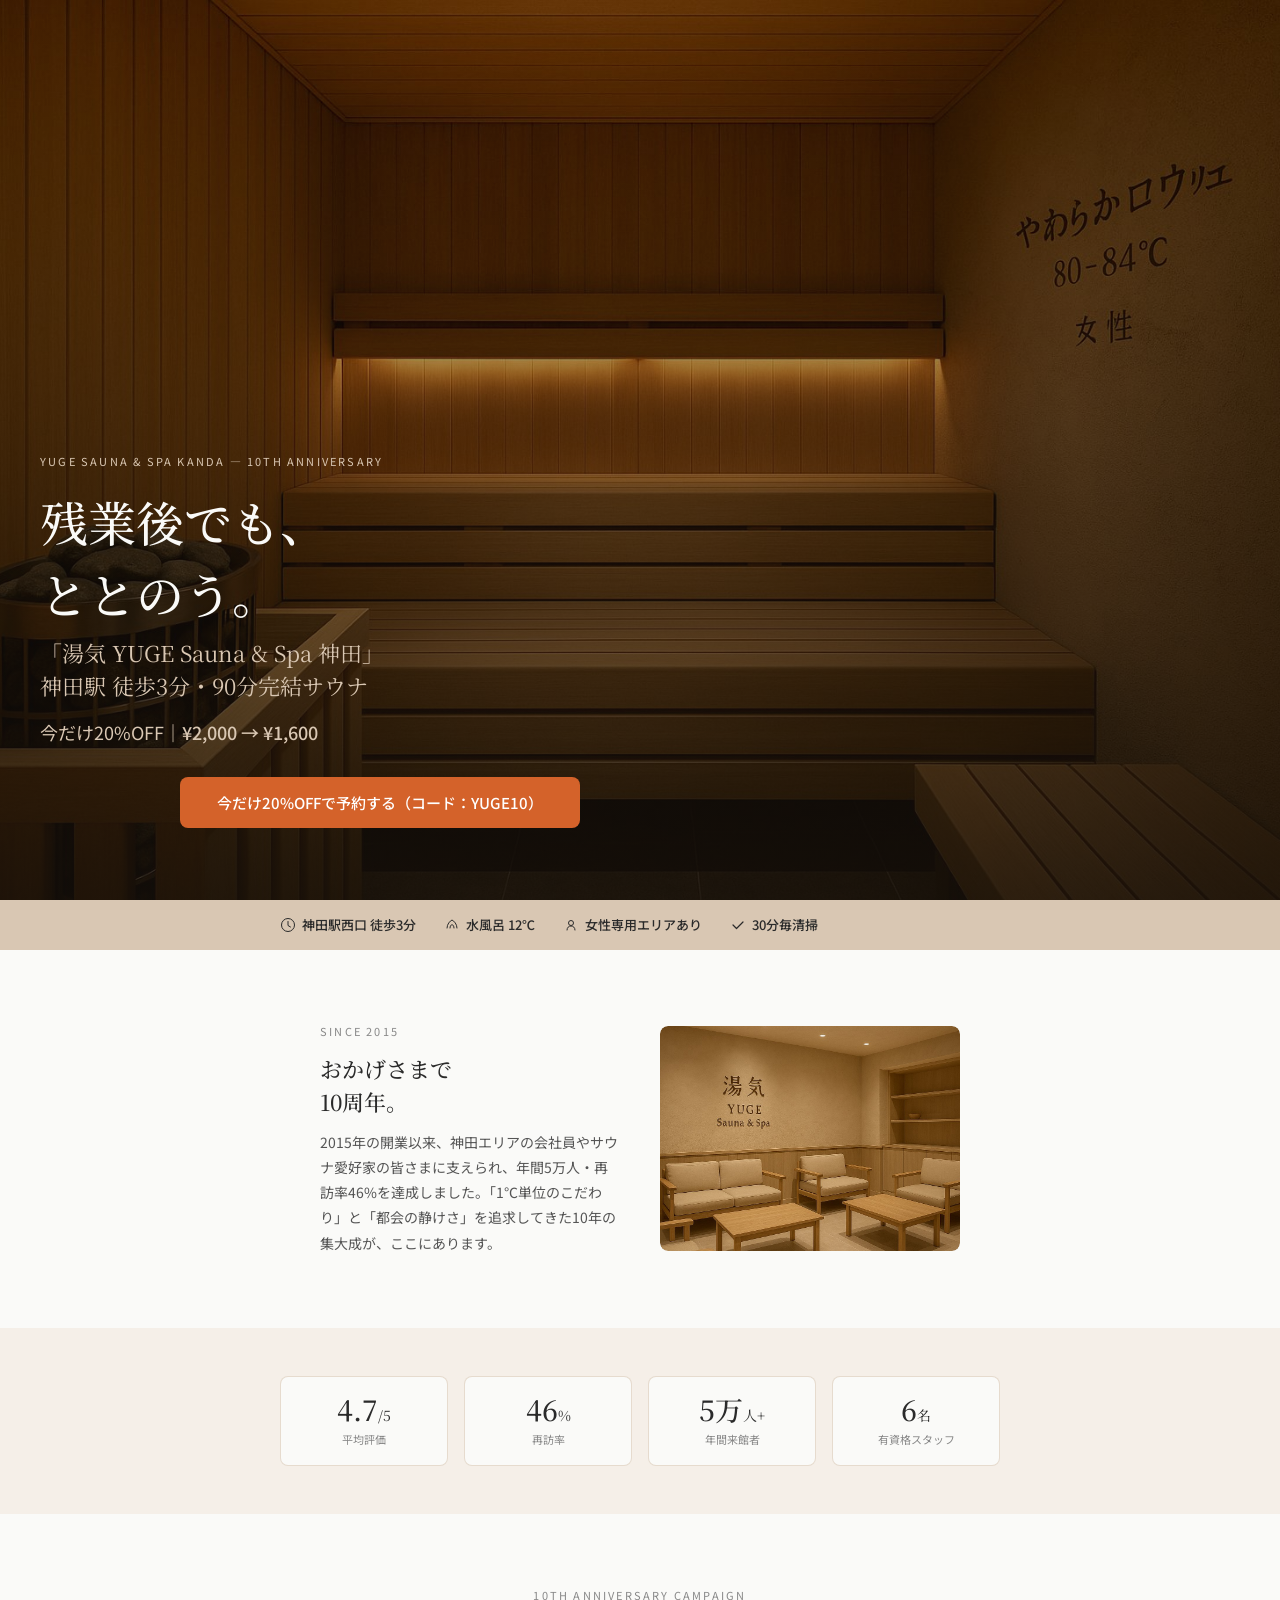
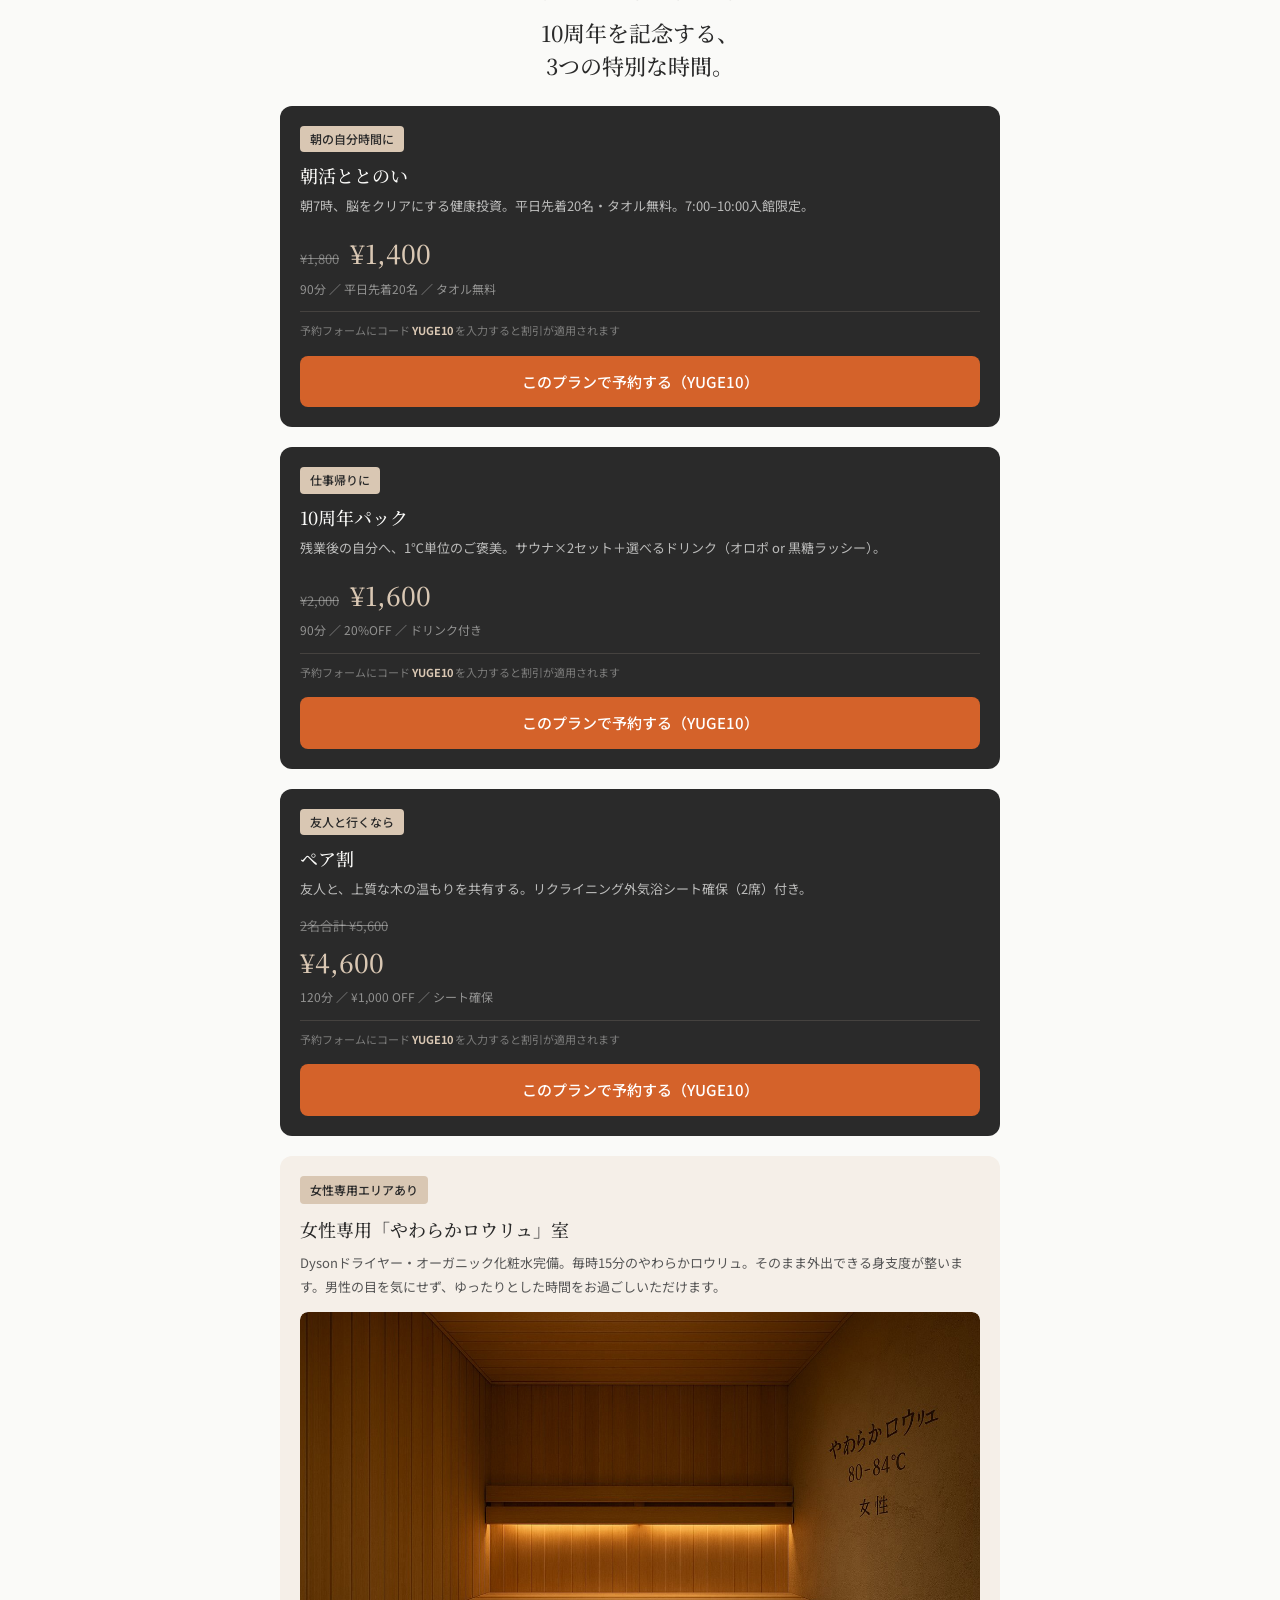
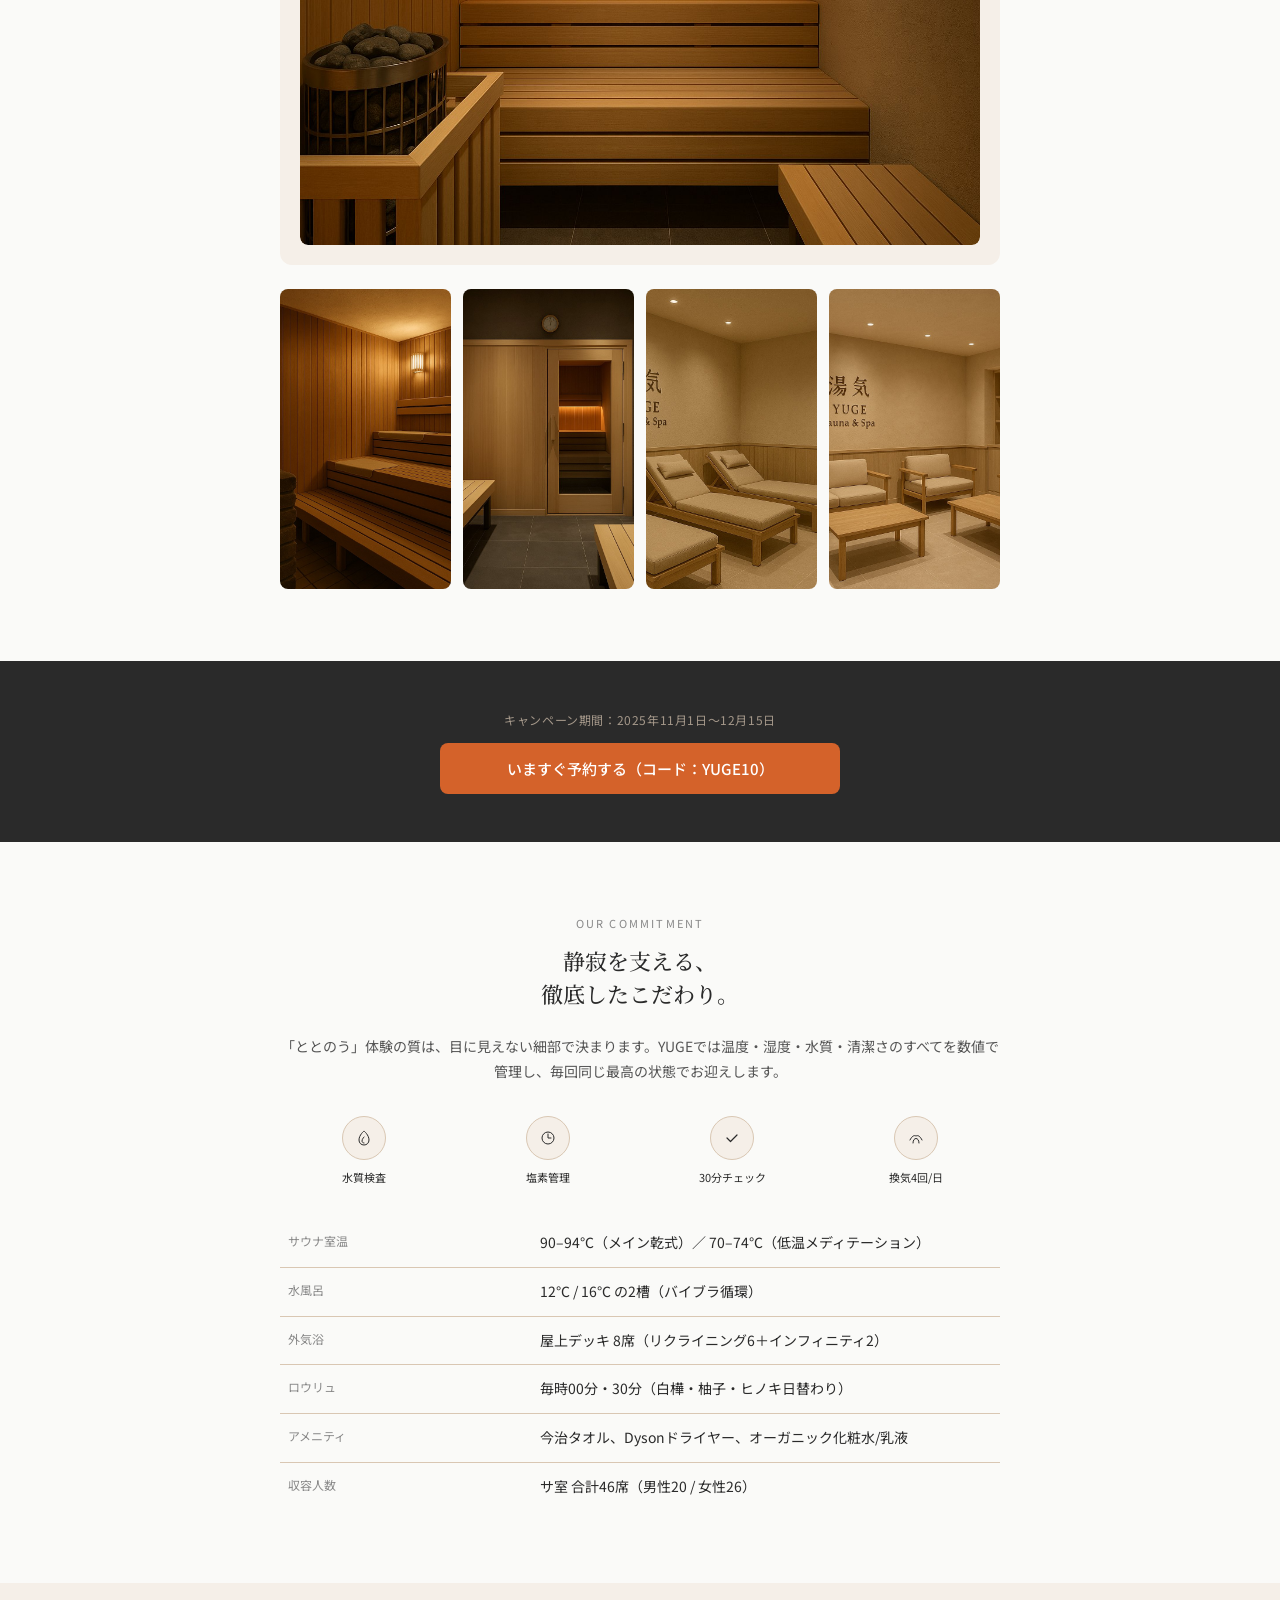
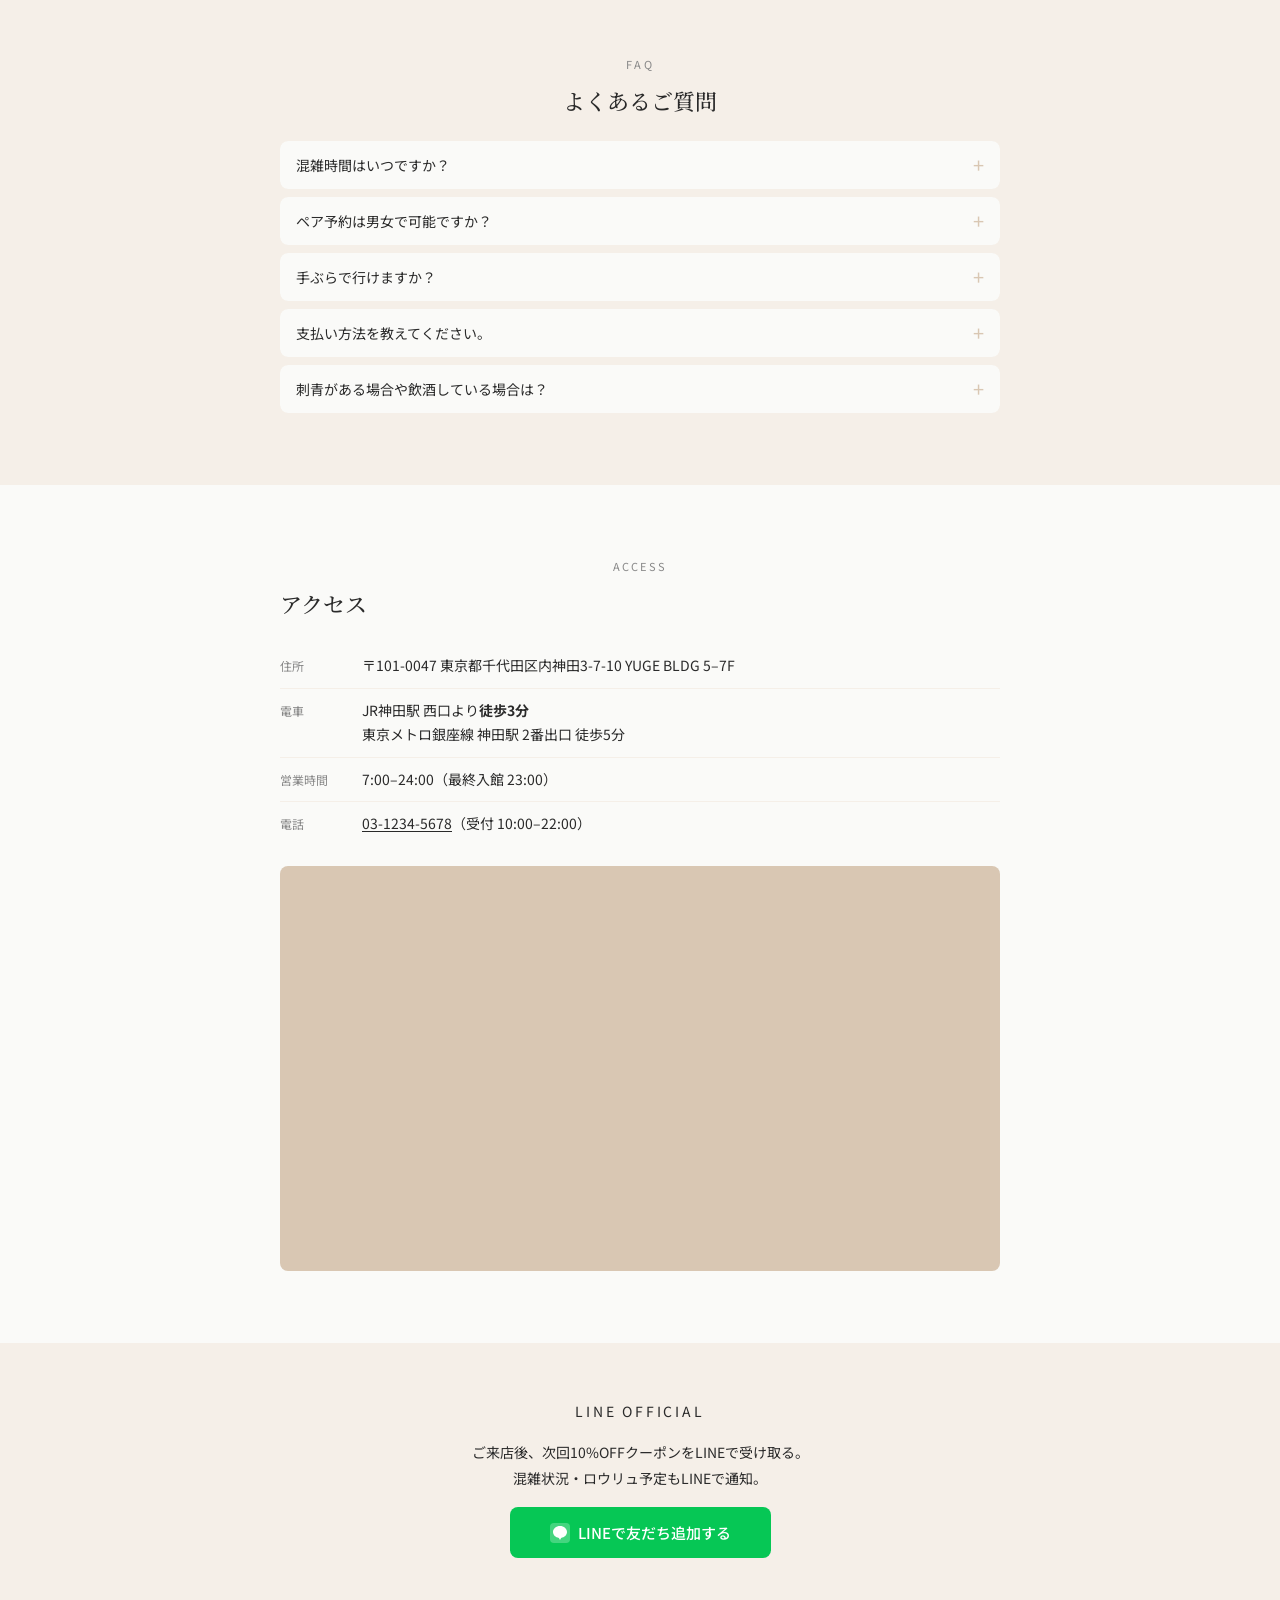
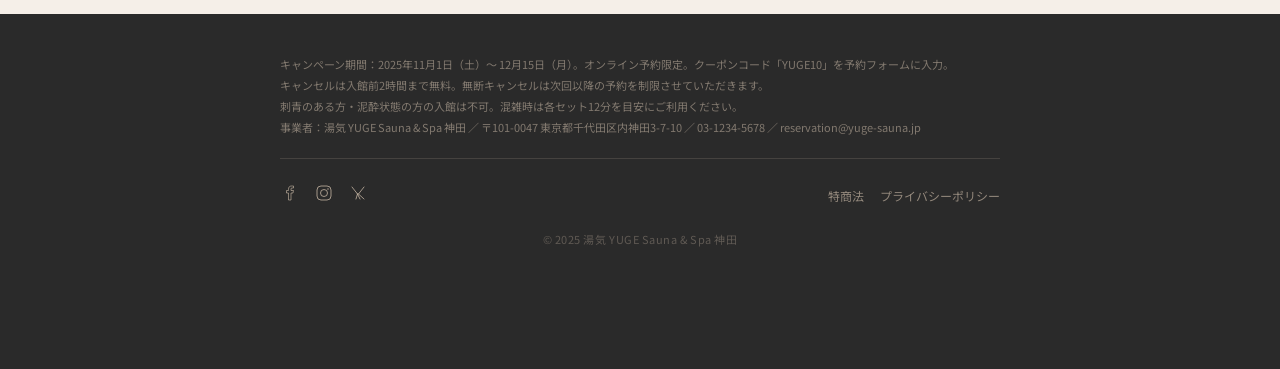
<file: index.html>
<!DOCTYPE html>
<html lang="ja" prefix="og: https://ogp.me/ns#">

<head>
  <!-- ── 文字コード・viewport ── -->
  <meta charset="UTF-8">
  <meta name="viewport" content="width=device-width, initial-scale=1.0">

  <!-- ══════════════════════════
       SEO
  ══════════════════════════ -->
  <title>湯気 YUGE Sauna &amp; Spa 神田｜神田駅徒歩3分・サウナ＆スパ 10周年記念キャンペーン 今だけ20%OFF</title>
  <meta name="description"
    content="神田駅西口 徒歩3分。東京・神田のサウナ＆スパ「湯気 YUGE」が10周年を記念したキャンペーンを開催中。90分¥1,600（通常¥2,000・20%OFF）。水風呂12℃・女性専用やわらかロウリュ室完備。オンライン予約でクーポンコードYUGE10を入力すると即割引。残業後でも、ととのう。">
  <meta name="robots" content="index, follow">
  <link rel="canonical" href="https://yuraharu8910.github.io/yuge-lp/">


  <!-- ══════════════════════════
       OGP（SNSシェア用）
  ══════════════════════════ -->
  <meta property="og:type" content="website">
  <meta property="og:url" content="https://yuge-sauna.jp/">
  <meta property="og:title" content="湯気 YUGE Sauna &amp; Spa 神田｜神田駅徒歩3分・10周年記念 20%OFF">
  <meta property="og:description" content="神田駅西口 徒歩3分。90分¥1,600。水風呂12℃・女性専用室完備。クーポンコードYUGE10で即割引。">
  <meta property="og:image" content="https://yuge-sauna.jp/images/ogp.png">
  <meta property="og:image:width" content="1200">
  <meta property="og:image:height" content="630">
  <meta property="og:site_name" content="湯気 YUGE Sauna &amp; Spa 神田">
  <meta property="og:locale" content="ja_JP">

  <!-- Twitter Card -->
  <meta name="twitter:card" content="summary_large_image">
  <meta name="twitter:title" content="湯気 YUGE Sauna &amp; Spa 神田｜神田駅徒歩3分・10周年記念 20%OFF">
  <meta name="twitter:description" content="神田駅西口 徒歩3分。90分¥1,600。クーポンコードYUGE10で即割引。">
  <meta name="twitter:image" content="https://yuge-sauna.jp/images/ogp.png">

  <!-- ══════════════════════════
       ファビコン
       ※ 各画像ファイルを所定のパスに配置してください
       　 favicon.svg / favicon.ico : ルート直下
       　 apple-touch-icon.png      : 180×180px、ルート直下
       　 android-chrome-192x192.png: images/ 内
       　 android-chrome-512x512.png: images/ 内
  ══════════════════════════ -->
  <link rel="icon" type="image/svg+xml" href="favicon.svg">
  <link rel="icon" href="favicon.ico">
  <link rel="apple-touch-icon" href="apple-touch-icon.png">
  <link rel="icon" type="image/png" sizes="192x192" href="images/android-chrome-192x192.png">
  <link rel="icon" type="image/png" sizes="512x512" href="images/android-chrome-512x512.png">

  <!-- ══════════════════════════
       Webフォント（display=swap で表示ブロック回避）
  ══════════════════════════ -->
  <link rel="preconnect" href="https://fonts.googleapis.com">
  <link rel="preconnect" href="https://fonts.gstatic.com" crossorigin>
  <link
    href="https://fonts.googleapis.com/css2?family=Noto+Serif+JP:wght@400;500&family=Noto+Sans+JP:wght@400;500&display=swap"
    rel="stylesheet">

  <!-- ══════════════════════════
       外部CSS（インラインなし）
  ══════════════════════════ -->
  <link rel="stylesheet" href="style.css">

  <!-- ══════════════════════════
       構造化データ（LocalBusiness）
  ══════════════════════════ -->
  <script type="application/ld+json">
  {
    "@context": "https://schema.org",
    "@type": "HealthAndBeautyBusiness",
    "name": "湯気 YUGE Sauna & Spa 神田",
    "url": "https://yuge-sauna.jp/",
    "image": "https://yuge-sauna.jp/images/ogp.png",
    "description": "神田駅西口 徒歩3分のサウナ＆スパ。水風呂12℃・女性専用やわらかロウリュ室完備。10周年記念キャンペーン開催中。",
    "address": {
      "@type": "PostalAddress",
      "streetAddress": "内神田3-7-10 YUGE BLDG 5-7F",
      "addressLocality": "千代田区",
      "addressRegion": "東京都",
      "postalCode": "101-0047",
      "addressCountry": "JP"
    },
    "telephone": "03-1234-5678",
    "openingHours": "Mo-Su 07:00-24:00",
    "priceRange": "¥1,400〜¥4,600"
  }
  </script>
</head>

<body>

  <!-- FV -->
  <section id="fv" aria-label="ファーストビュー">
    <div id="fv-hero">

      <!-- スライドショー：画像を重ねて配置し、JSで順番に .active クラスを付け替える -->
      <div id="fv-slideshow" aria-hidden="true">
        <div class="fv-slide active" style="background-image: url('images/sauna_main.png')"></div>
        <div class="fv-slide" style="background-image: url('images/sauna_women.png')"></div>
        <div class="fv-slide" style="background-image: url('images/rest.png')"></div>
      </div>


      <div id="fv-overlay" aria-hidden="true"></div>
      <!-- Hero内テキスト -->
      <div id="fv-content">
        <p class="fv-eyebrow">YUGE SAUNA &amp; SPA KANDA — 10TH ANNIVERSARY</p>
        <h1>残業後でも、<br>ととのう。<br><span class="fv-h1-sub">「湯気 YUGE Sauna & Spa 神田」<br>神田駅 徒歩3分・90分完結サウナ</span></h1>
        <p class="fv-sub">今だけ20%OFF｜<strong>¥2,000 → ¥1,600</strong></p>
        <a href="https://yuge-sauna.jp/reserve" class="btn-primary btn-cta-strong" id="fv-cta">今だけ20%OFFで予約する（コード：YUGE10）</a>
      </div>
    </div>
  </section>

  <!-- TRUST BAR -->
  <div id="trust-bar" role="list" aria-label="施設の特徴">
    <div class="trust-items">
      <div class="trust-item" role="listitem">
        <svg class="trust-icon" viewBox="0 0 16 16" fill="none" aria-hidden="true">
          <circle cx="8" cy="8" r="6.5" stroke="#2A2A2A" stroke-width="1" />
          <path d="M8 4.5V8.5L10.5 10" stroke="#2A2A2A" stroke-width="1" stroke-linecap="round" />
        </svg>
        神田駅西口 徒歩3分
      </div>
      <div class="trust-item" role="listitem">
        <svg class="trust-icon" viewBox="0 0 16 16" fill="none" aria-hidden="true">
          <path d="M3 11C3 7 6 4 8 3C10 4 13 7 13 11" stroke="#2A2A2A" stroke-width="1" stroke-linecap="round" />
          <path d="M6 11C6 9 7 8 8 7.5C9 8 10 9 10 11" stroke="#2A2A2A" stroke-width="1" stroke-linecap="round" />
        </svg>
        水風呂 12℃
      </div>
      <div class="trust-item" role="listitem">
        <svg class="trust-icon" viewBox="0 0 16 16" fill="none" aria-hidden="true">
          <circle cx="8" cy="6" r="2.5" stroke="#2A2A2A" stroke-width="1" />
          <path d="M4 13C4 10.5 5.8 9 8 9C10.2 9 12 10.5 12 13" stroke="#2A2A2A" stroke-width="1"
            stroke-linecap="round" />
        </svg>
        女性専用エリアあり
      </div>
      <div class="trust-item" role="listitem">
        <svg class="trust-icon" viewBox="0 0 16 16" fill="none" aria-hidden="true">
          <path d="M3 8L6.5 11.5L13 5" stroke="#2A2A2A" stroke-width="1.2" stroke-linecap="round"
            stroke-linejoin="round" />
        </svg>
        30分毎清掃
      </div>
    </div>
  </div>

  <!-- ANNIVERSARY -->
  <section id="anniversary" aria-labelledby="anniversary-heading">
    <div class="anniversary-text fade-in">
      <p class="eyebrow">SINCE 2015</p>
      <h2 id="anniversary-heading">おかげさまで<br>10周年。</h2>
      <p>2015年の開業以来、神田エリアの会社員やサウナ愛好家の皆さまに支えられ、年間5万人・再訪率46%を達成しました。「1℃単位のこだわり」と「都会の静けさ」を追求してきた10年の集大成が、ここにあります。</p>
    </div>
    <div class="anniversary-img fade-in">
      <img src="images/lounge.png" alt="湯気のラウンジスペース" width="800" height="600" loading="lazy">
    </div>
  </section>

  <!-- STATS -->
  <section id="stats" aria-label="実績データ">
    <div class="stats-grid">
      <div class="stat-card fade-in">
        <div class="stat-num"><span class="stat-big" data-count="4.7">4.7</span><span class="stat-unit">/5</span></div>
        <div class="stat-label">平均評価</div>
      </div>
      <div class="stat-card fade-in">
        <div class="stat-num"><span class="stat-big" data-count="46">46</span><span class="stat-unit">%</span></div>
        <div class="stat-label">再訪率</div>
      </div>
      <div class="stat-card fade-in">
        <div class="stat-num"><span class="stat-big">5万</span><span class="stat-unit">人+</span></div>
        <div class="stat-label">年間来館者</div>
      </div>
      <div class="stat-card fade-in">
        <div class="stat-num"><span class="stat-big" data-count="6">6</span><span class="stat-unit">名</span></div>
        <div class="stat-label">有資格スタッフ</div>
      </div>
    </div>
  </section>

  <!-- PLANS -->
  <section id="plans" aria-labelledby="plans-heading">
    <p class="section-eyebrow">10TH ANNIVERSARY CAMPAIGN</p>
    <h2 id="plans-heading">10周年を記念する、<br>3つの特別な時間。</h2>

    <article class="plan-card fade-in" aria-label="朝活ととのいプラン">
      <span class="target-label">朝の自分時間に</span>
      <h3>朝活ととのい</h3>
      <p class="plan-desc">朝7時、脳をクリアにする健康投資。平日先着20名・タオル無料。7:00–10:00入館限定。</p>
      <div class="price-wrap">
        <span class="price-old">¥1,800</span>
        <span class="price-new">¥1,400</span>
      </div>
      <p class="plan-note">90分 ／ 平日先着20名 ／ タオル無料</p>
      <p class="coupon-note">予約フォームにコード <strong>YUGE10</strong> を入力すると割引が適用されます</p>
      <a href="https://yuge-sauna.jp/reserve?plan=morning" class="btn-plan">このプランで予約する（YUGE10）</a>
    </article>

    <article class="plan-card fade-in" aria-label="10周年パック">
      <span class="target-label">仕事帰りに</span>
      <h3>10周年パック</h3>
      <p class="plan-desc">残業後の自分へ、1℃単位のご褒美。サウナ×2セット＋選べるドリンク（オロポ or 黒糖ラッシー）。</p>
      <div class="price-wrap">
        <span class="price-old">¥2,000</span>
        <span class="price-new">¥1,600</span>
      </div>
      <p class="plan-note">90分 ／ 20%OFF ／ ドリンク付き</p>
      <p class="coupon-note">予約フォームにコード <strong>YUGE10</strong> を入力すると割引が適用されます</p>
      <a href="https://yuge-sauna.jp/reserve?plan=anniversary" class="btn-plan">このプランで予約する（YUGE10）</a>
    </article>

    <article class="plan-card fade-in" aria-label="ペア割プラン">
      <span class="target-label">友人と行くなら</span>
      <h3>ペア割</h3>
      <p class="plan-desc">友人と、上質な木の温もりを共有する。リクライニング外気浴シート確保（2席）付き。</p>
      <div class="price-wrap">
        <span class="price-old">2名合計 ¥5,600</span>
      </div>
      <div class="price-wrap">
        <span class="price-new">¥4,600</span>
      </div>
      <p class="plan-note">120分 ／ ¥1,000 OFF ／ シート確保</p>
      <p class="coupon-note">予約フォームにコード <strong>YUGE10</strong> を入力すると割引が適用されます</p>
      <a href="https://yuge-sauna.jp/reserve?plan=pair" class="btn-plan">このプランで予約する（YUGE10）</a>
    </article>

    <div id="female-section" class="fade-in">
      <span class="female-badge">女性専用エリアあり</span>
      <h3>女性専用「やわらかロウリュ」室</h3>
      <p>Dysonドライヤー・オーガニック化粧水完備。毎時15分のやわらかロウリュ。そのまま外出できる身支度が整います。男性の目を気にせず、ゆったりとした時間をお過ごしいただけます。</p>
      <div class="female-img">
        <img src="images/sauna_women.png" alt="女性専用やわらかロウリュ室の内観" width="800" height="533" loading="lazy">
      </div>
    </div>

    <div class="sauna-gallery fade-in" aria-label="施設ギャラリー">
      <img src="images/sauna_main.png" alt="メインサウナ室" width="400" height="300" loading="lazy">
      <img src="images/sauna_door.png" alt="サウナ入口" width="400" height="300" loading="lazy">
      <img src="images/rest.png" alt="休憩エリア" width="400" height="300" loading="lazy">
      <img src="images/lounge.png" alt="ラウンジ" width="400" height="300" loading="lazy">
    </div>
  </section>

  <!-- MID CTA -->
  <section id="mid-cta">
    <p class="mid-cta-period">キャンペーン期間：2025年11月1日〜12月15日</p>
    <a href="https://yuge-sauna.jp/reserve" class="btn-primary btn-cta-strong">いますぐ予約する（コード：YUGE10）</a>
  </section>

  <!-- DETAILS -->
  <section id="details" aria-labelledby="details-heading">
    <p class="section-eyebrow">OUR COMMITMENT</p>
    <h2 id="details-heading">静寂を支える、<br>徹底したこだわり。</h2>
    <p class="details-lead">「ととのう」体験の質は、目に見えない細部で決まります。YUGEでは温度・湿度・水質・清潔さのすべてを数値で管理し、毎回同じ最高の状態でお迎えします。</p>
    <div class="icon-grid">
      <div class="icon-item fade-in">
        <div class="icon-circle" aria-hidden="true">
          <svg width="20" height="20" viewBox="0 0 20 20" fill="none">
            <path d="M10 3C10 3 5 7 5 12C5 15 7.2 17 10 17C12.8 17 15 15 15 12C15 7 10 3 10 3Z" stroke="#2A2A2A"
              stroke-width="1" fill="none" />
            <path d="M10 9C10 9 8 11 8 13C8 14.1 8.9 15 10 15" stroke="#2A2A2A" stroke-width="1"
              stroke-linecap="round" />
          </svg>
        </div>
        <span>水質検査</span>
      </div>
      <div class="icon-item fade-in">
        <div class="icon-circle" aria-hidden="true">
          <svg width="20" height="20" viewBox="0 0 20 20" fill="none">
            <circle cx="10" cy="10" r="6" stroke="#2A2A2A" stroke-width="1" />
            <path d="M10 6L10 10L13 10" stroke="#2A2A2A" stroke-width="1" stroke-linecap="round" />
          </svg>
        </div>
        <span>塩素管理</span>
      </div>
      <div class="icon-item fade-in">
        <div class="icon-circle" aria-hidden="true">
          <svg width="20" height="20" viewBox="0 0 20 20" fill="none">
            <path d="M5 10L8.5 13.5L15 7" stroke="#2A2A2A" stroke-width="1.2" stroke-linecap="round"
              stroke-linejoin="round" />
          </svg>
        </div>
        <span>30分チェック</span>
      </div>
      <div class="icon-item fade-in">
        <div class="icon-circle" aria-hidden="true">
          <svg width="20" height="20" viewBox="0 0 20 20" fill="none">
            <path d="M4 12C6 8 8 7 10 8C12 7 14 8 16 12" stroke="#2A2A2A" stroke-width="1" stroke-linecap="round"
              fill="none" />
            <path d="M7 15C7 12 8.5 10.5 10 10.5C11.5 10.5 13 12 13 15" stroke="#2A2A2A" stroke-width="1"
              stroke-linecap="round" fill="none" />
          </svg>
        </div>
        <span>換気4回/日</span>
      </div>
    </div>
    <table class="spec-table">
      <caption class="sr-only">施設スペック一覧</caption>
      <tbody>
        <tr>
          <td>サウナ室温</td>
          <td>90–94℃（メイン乾式）／ 70–74℃（低温メディテーション）</td>
        </tr>
        <tr>
          <td>水風呂</td>
          <td>12℃ / 16℃ の2槽（バイブラ循環）</td>
        </tr>
        <tr>
          <td>外気浴</td>
          <td>屋上デッキ 8席（リクライニング6＋インフィニティ2）</td>
        </tr>
        <tr>
          <td>ロウリュ</td>
          <td>毎時00分・30分（白樺・柚子・ヒノキ日替わり）</td>
        </tr>
        <tr>
          <td>アメニティ</td>
          <td>今治タオル、Dysonドライヤー、オーガニック化粧水/乳液</td>
        </tr>
        <tr>
          <td>収容人数</td>
          <td>サ室 合計46席（男性20 / 女性26）</td>
        </tr>
      </tbody>
    </table>
  </section>

  <!-- Q&A -->
  <section id="qa" aria-labelledby="qa-heading">
    <p class="section-eyebrow">FAQ</p>
    <h2 id="qa-heading">よくあるご質問</h2>
    <div class="qa-list">
      <div class="qa-item">
        <button class="qa-question" aria-expanded="false" aria-controls="qa-ans-1">
          混雑時間はいつですか？<span class="qa-toggle" aria-hidden="true">+</span>
        </button>
        <div class="qa-answer" id="qa-ans-1" role="region">
          <div class="qa-answer-inner">
            平日19〜21時がピークです。朝活（7〜10時）や22時以降が快適にご利用いただけます。30分毎の入室状況チェックを実施しており、混雑時は各セット12分を目安にご案内しています。</div>
        </div>
      </div>
      <div class="qa-item">
        <button class="qa-question" aria-expanded="false" aria-controls="qa-ans-2">
          ペア予約は男女で可能ですか？<span class="qa-toggle" aria-hidden="true">+</span>
        </button>
        <div class="qa-answer" id="qa-ans-2" role="region">
          <div class="qa-answer-inner">可能です。更衣室・サウナ室はエリア別のため、男女でも安心してご利用いただけます。受付にてお二人でお越しください。</div>
        </div>
      </div>
      <div class="qa-item">
        <button class="qa-question" aria-expanded="false" aria-controls="qa-ans-3">
          手ぶらで行けますか？<span class="qa-toggle" aria-hidden="true">+</span>
        </button>
        <div class="qa-answer" id="qa-ans-3" role="region">
          <div class="qa-answer-inner">フェイスタオル無料、アメニティ完備でそのままお越しいただけます。バスタオルは¥200にてご用意しています。館内着レンタル（¥300）もございます。</div>
        </div>
      </div>
      <div class="qa-item">
        <button class="qa-question" aria-expanded="false" aria-controls="qa-ans-4">
          支払い方法を教えてください。<span class="qa-toggle" aria-hidden="true">+</span>
        </button>
        <div class="qa-answer" id="qa-ans-4" role="region">
          <div class="qa-answer-inner">現金・各種クレジットカード・交通系IC・PayPay・Apple Pay に対応しています。</div>
        </div>
      </div>
      <div class="qa-item">
        <button class="qa-question" aria-expanded="false" aria-controls="qa-ans-5">
          刺青がある場合や飲酒している場合は？<span class="qa-toggle" aria-hidden="true">+</span>
        </button>
        <div class="qa-answer" id="qa-ans-5" role="region">
          <div class="qa-answer-inner">大変申し訳ございませんが、刺青のある方・泥酔状態の方のご入館はお断りしております。他のお客様の安全と快適なご利用のためのルールとなっております。</div>
        </div>
      </div>
    </div>
  </section>

  <!-- ACCESS -->
  <section id="access" aria-labelledby="access-heading">
    <p class="section-eyebrow">ACCESS</p>
    <h2 id="access-heading">アクセス</h2>
    <address class="access-info">
      <div class="access-row">
        <span class="access-label">住所</span>
        <span>〒101-0047 東京都千代田区内神田3-7-10 YUGE BLDG 5–7F</span>
      </div>
      <div class="access-row">
        <span class="access-label">電車</span>
        <span>JR神田駅 西口より<strong>徒歩3分</strong><br>東京メトロ銀座線 神田駅 2番出口 徒歩5分</span>
      </div>
      <div class="access-row">
        <span class="access-label">営業時間</span>
        <span>7:00–24:00（最終入館 23:00）</span>
      </div>
      <div class="access-row">
        <span class="access-label">電話</span>
        <span><a href="tel:0312345678" class="tel-link">03-1234-5678</a>（受付 10:00–22:00）</span>
      </div>
    </address>

    <!-- Google Map Embed -->
    <!-- ※ 本番公開時に実際のAPIキーとplace_idに置き換えてください -->
    <div class="map-wrap">
      <iframe
        src="https://www.google.com/maps/embed?pb=!1m16!1m12!1m3!1d3240.4377178044597!2d139.76759446162015!3d35.69084472933117!2m3!1f0!2f0!3f0!3m2!1i1024!2i768!4f13.1!2m1!1z44CSMTAxLTAwNDcg5p2x5Lqs6YO95Y2D5Luj55Sw5Yy65YaF56We55SwMy03LTEwIFlVR0UgQkxERyA14oCTN0Y!5e0!3m2!1sja!2sus!4v1776229064110!5m2!1sja!2sus"
        width="600" height="450" style="border:0;" allowfullscreen="" loading="lazy"
        referrerpolicy="no-referrer-when-downgrade"></iframe>
    </div>
  </section>

  <!-- LINE -->
  <section id="line-section" aria-labelledby="line-heading">
    <p class="section-eyebrow">LINE OFFICIAL</p>
    <h2 id="line-heading" class="sr-only">LINE公式アカウント登録</h2>
    <p>ご来店後、次回10%OFFクーポンをLINEで受け取る。<br>混雑状況・ロウリュ予定もLINEで通知。</p>
    <!-- ※ href の lin.ee/XXXXXXX を実際のLINE公式アカウントURLに置き換えてください -->
    <a href="https://lin.ee/XXXXXXX" class="btn-line" rel="noopener noreferrer" target="_blank">
      <svg width="20" height="20" viewBox="0 0 20 20" fill="none" aria-hidden="true">
        <rect width="20" height="20" rx="4" fill="white" fill-opacity="0.25" />
        <path d="M10 3C6.1 3 3 5.7 3 9C3 12 5.5 14.4 8.9 14.9L10 17L11.1 14.9C14.5 14.4 17 12 17 9C17 5.7 13.9 3 10 3Z"
          fill="white" />
      </svg>
      LINEで友だち追加する
    </a>
  </section>

  <!-- FOOTER -->
  <footer role="contentinfo">
    <p class="footer-notes">
      キャンペーン期間：2025年11月1日（土）〜 12月15日（月）。オンライン予約限定。クーポンコード「YUGE10」を予約フォームに入力。<br>
      キャンセルは入館前2時間まで無料。無断キャンセルは次回以降の予約を制限させていただきます。<br>
      刺青のある方・泥酔状態の方の入館は不可。混雑時は各セット12分を目安にご利用ください。<br>
      事業者：湯気 YUGE Sauna &amp; Spa 神田 ／ 〒101-0047 東京都千代田区内神田3-7-10 ／
      <a href="tel:0312345678">03-1234-5678</a> ／
      <a href="mailto:reservation@yuge-sauna.jp">reservation@yuge-sauna.jp</a>
    </p>
    <div class="footer-main">
      <div class="footer-sns">
        <!-- ※ 各SNSのURLを実際のアカウントURLに置き換えてください -->
        <a href="https://www.facebook.com/yuge.sauna" aria-label="Facebook" rel="noopener noreferrer" target="_blank">
          <svg width="20" height="20" viewBox="0 0 20 20" fill="none" aria-hidden="true">
            <path
              d="M11 10H13L13.5 7.5H11V6C11 5.3 11.3 5 12 5H13.5V3C13 3 12.2 3 11.5 3C9.6 3 8.5 4.1 8.5 6.3V7.5H6.5V10H8.5V17H11V10Z"
              stroke="currentColor" stroke-width="0.8" fill="none" />
          </svg>
        </a>
        <a href="https://www.instagram.com/yuge.sauna" aria-label="Instagram" rel="noopener noreferrer" target="_blank">
          <svg width="20" height="20" viewBox="0 0 20 20" fill="none" aria-hidden="true">
            <rect x="3" y="3" width="14" height="14" rx="4" stroke="currentColor" stroke-width="1" />
            <circle cx="10" cy="10" r="3.5" stroke="currentColor" stroke-width="1" />
            <circle cx="14" cy="6" r="0.8" fill="currentColor" />
          </svg>
        </a>
        <a href="https://x.com/yuge_sauna" aria-label="X (旧Twitter)" rel="noopener noreferrer" target="_blank">
          <svg width="20" height="20" viewBox="0 0 20 20" fill="none" aria-hidden="true">
            <path d="M4 4L9.5 11M16 4L10.5 11M9.5 11L8 16M9.5 11L12 16M10.5 11L16 16" stroke="currentColor"
              stroke-width="1" stroke-linecap="round" />
          </svg>
        </a>
      </div>
      <div class="footer-links">
        <a href="/tokushoho.html">特商法</a>
        <a href="/privacy.html">プライバシーポリシー</a>
      </div>
    </div>
    <p class="footer-copy">© 2025 湯気 YUGE Sauna &amp; Spa 神田</p>
    <!-- ═══════════════════════════
         予約モーダル
    ═══════════════════════════ -->
    <div id="modal-overlay">
      <div id="modal-box" role="dialog" aria-modal="true" aria-labelledby="modal-title">

        <!-- 閉じるボタン（×） -->
        <button id="modal-close" aria-label="閉じる">×</button>

        <p class="modal-eyebrow">ONLINE RESERVATION</p>
        <h2 id="modal-title">予約フォーム</h2>
        <p class="modal-coupon">コード <strong>YUGE10</strong> が自動適用されます（20%OFF）</p>

        <div id="reserve-form">
          <!-- お名前 -->
          <label for="f-name">お名前 <span class="required">必須</span></label>
          <input type="text" id="f-name" placeholder="山田 太郎" autocomplete="name">

          <!-- メールアドレス -->
          <label for="f-email">メールアドレス <span class="required">必須</span></label>
          <input type="email" id="f-email" placeholder="email@example.com" autocomplete="email">

          <!-- 電話番号 -->
          <label for="f-tel">電話番号</label>
          <input type="tel" id="f-tel" placeholder="090-0000-0000" autocomplete="tel">

          <!-- プラン選択 -->
          <label for="f-plan">ご希望のプラン <span class="required">必須</span></label>
          <select id="f-plan">
            <option value="">選択してください</option>
            <option value="morning">朝活ととのい（¥1,400）</option>
            <option value="anniversary">10周年パック（¥1,600）</option>
            <option value="pair">ペア割（¥4,600）</option>
          </select>

          <!-- 備考 -->
          <label for="f-message">備考・ご要望</label>
          <textarea id="f-message" placeholder="ご要望があればご記入ください"></textarea>

          <!-- 送信ボタン -->
          <button type="button" id="form-submit-btn">予約を申し込む（YUGE10）</button>

          <!-- ステータスメッセージ（送信結果を表示） -->
          <p id="form-status"></p>

        </div><!-- /#reserve-form ここまで -->

        <!-- ★ サンクス画面（送信後に表示） -->
        <div id="modal-thanks">
          <div class="thanks-icon">✓</div>
          <h3>ご予約ありがとうございます！</h3>
          <p>担当者より折り返しご連絡いたします。<br>
            しばらくお待ちください。</p>
          <p class="thanks-sub">ご不明な点はお電話でもお気軽にどうぞ。</p>
          <button type="button" id="thanks-close-btn">閉じる</button>
        </div>

      </div><!-- /#modal-box -->
    </div><!-- /#modal-overlay -->

  </footer>

  <!-- FLOATING CTA -->
  <div id="floating-cta" role="complementary" aria-label="予約フローティングバナー">
    <div class="floating-inner">
      <span class="floating-text">今だけ20%OFF｜コード：<strong>YUGE10</strong></span>
      <a href="https://yuge-sauna.jp/reserve" class="floating-btn floating-btn-strong">今すぐ予約する</a>
    </div>
  </div>

  <!-- JS（defer で非同期読み込み） -->
  <script src="script.js" defer></script>
</body>

</html>
</file>
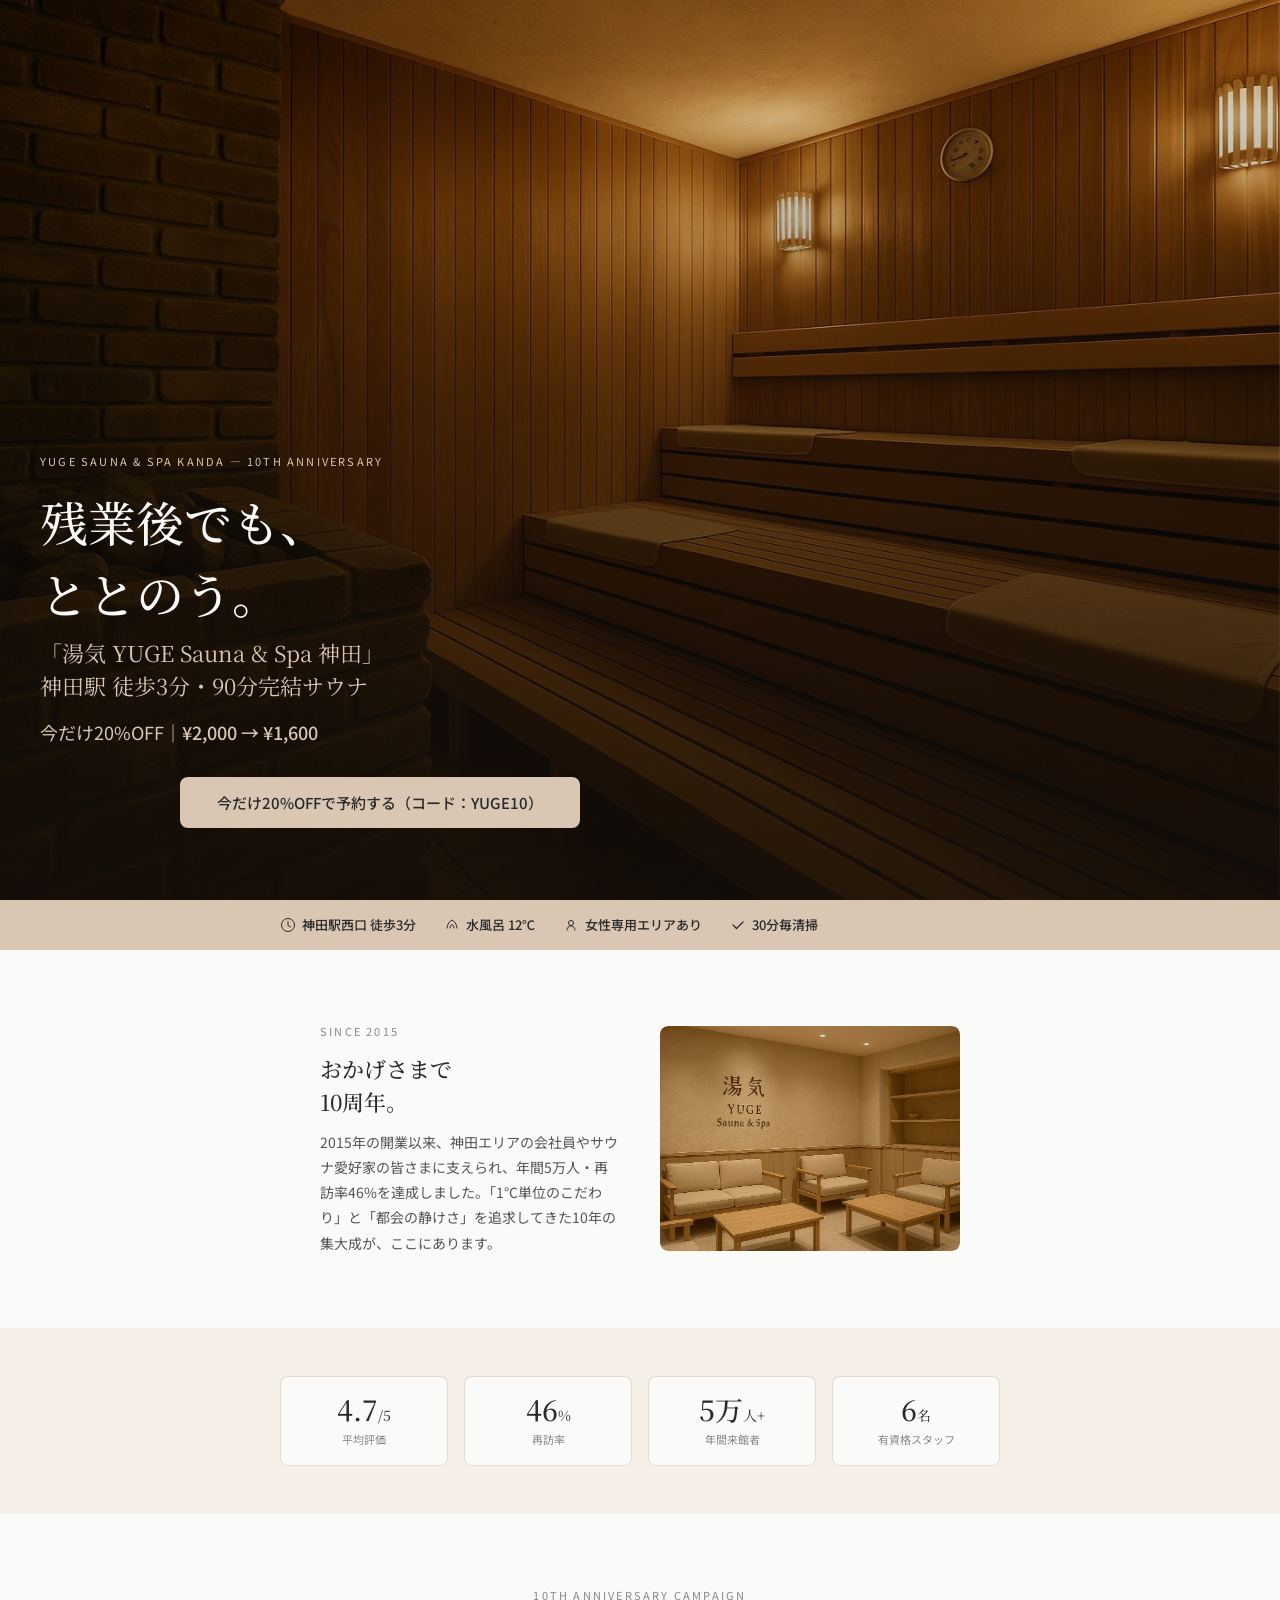
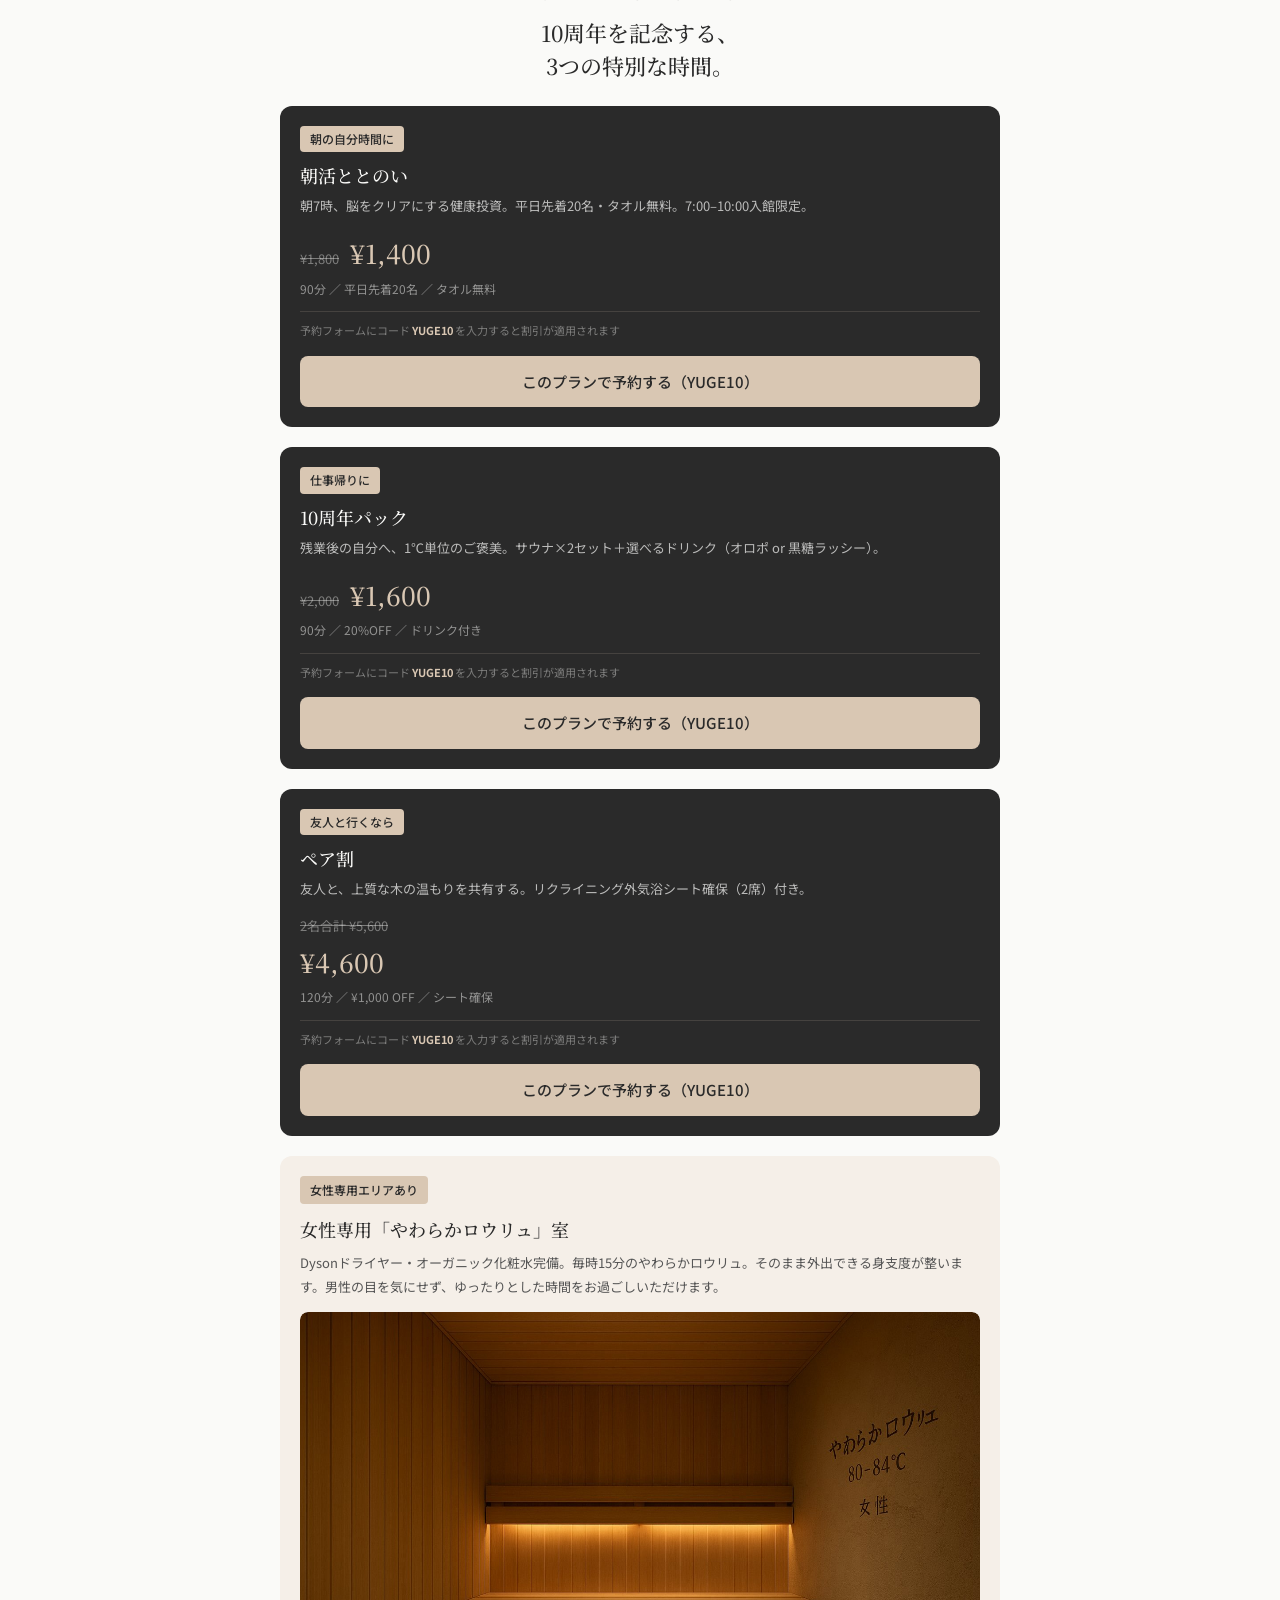
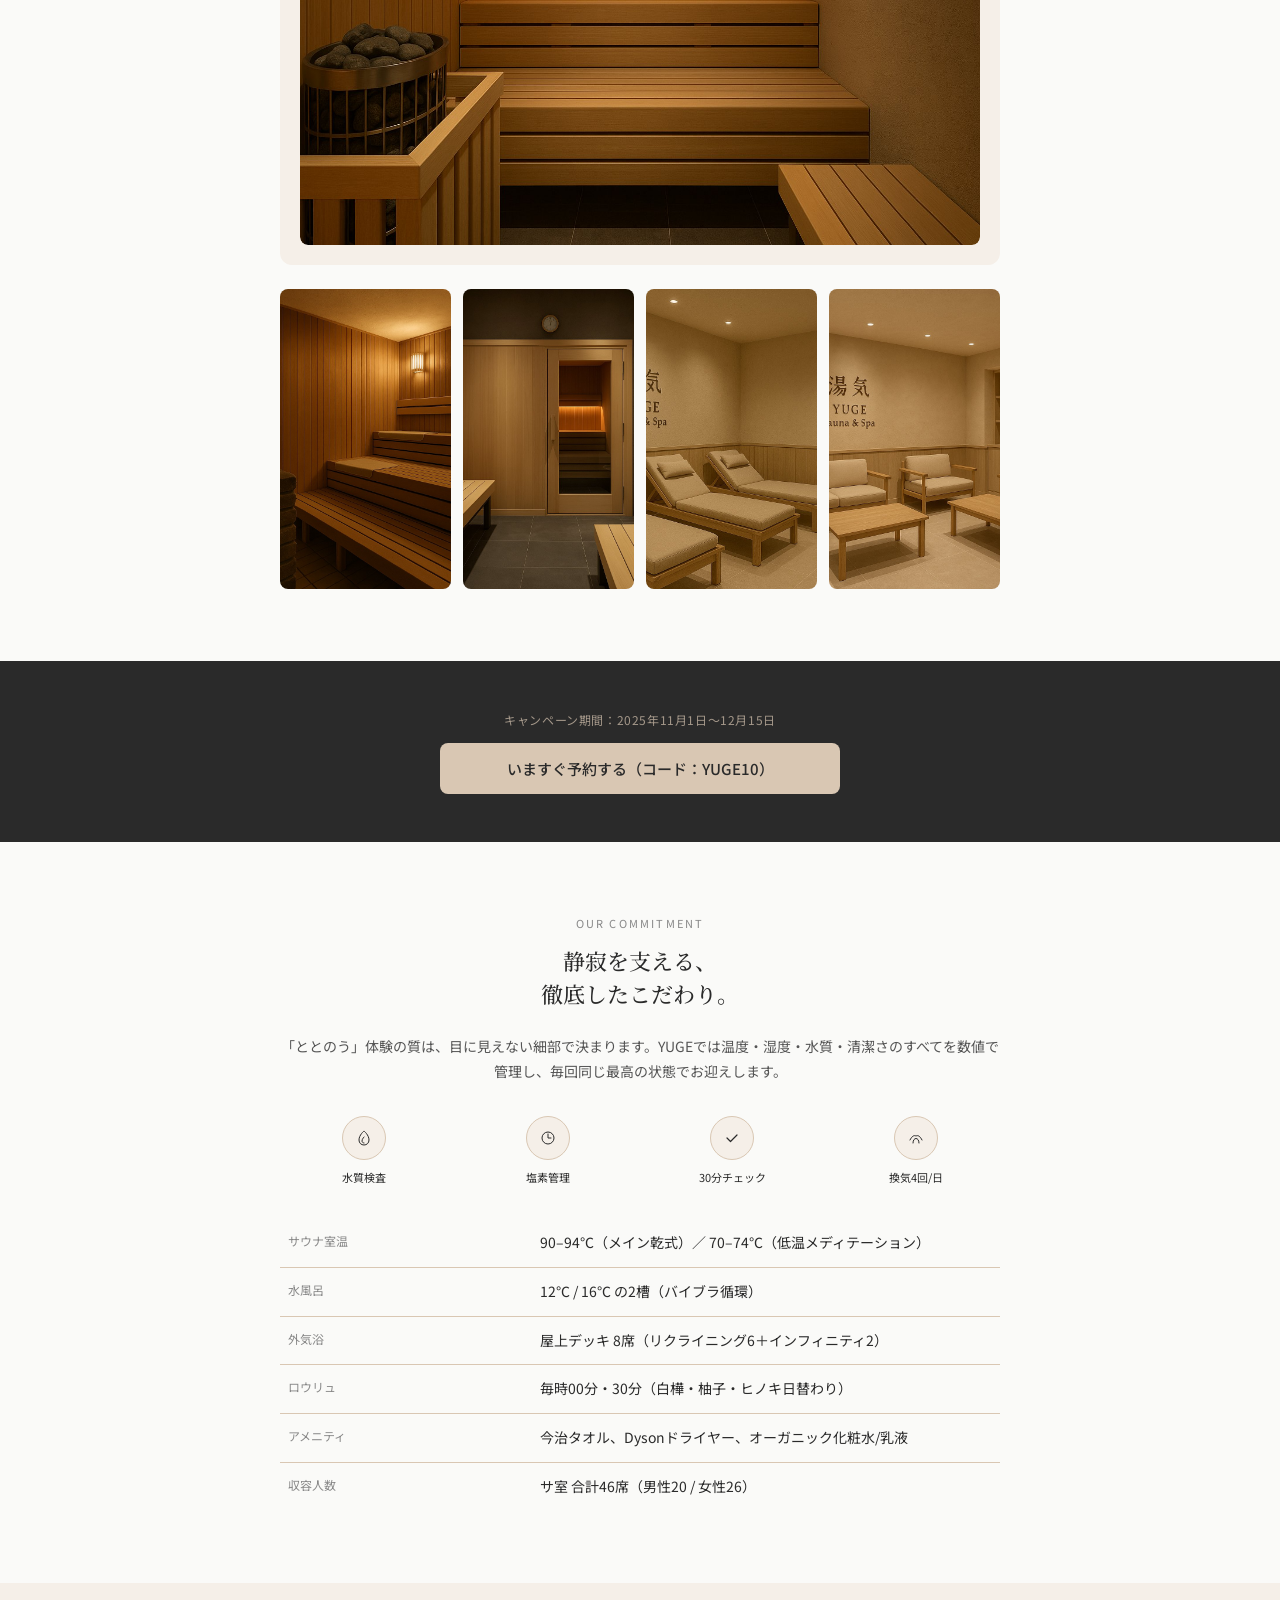
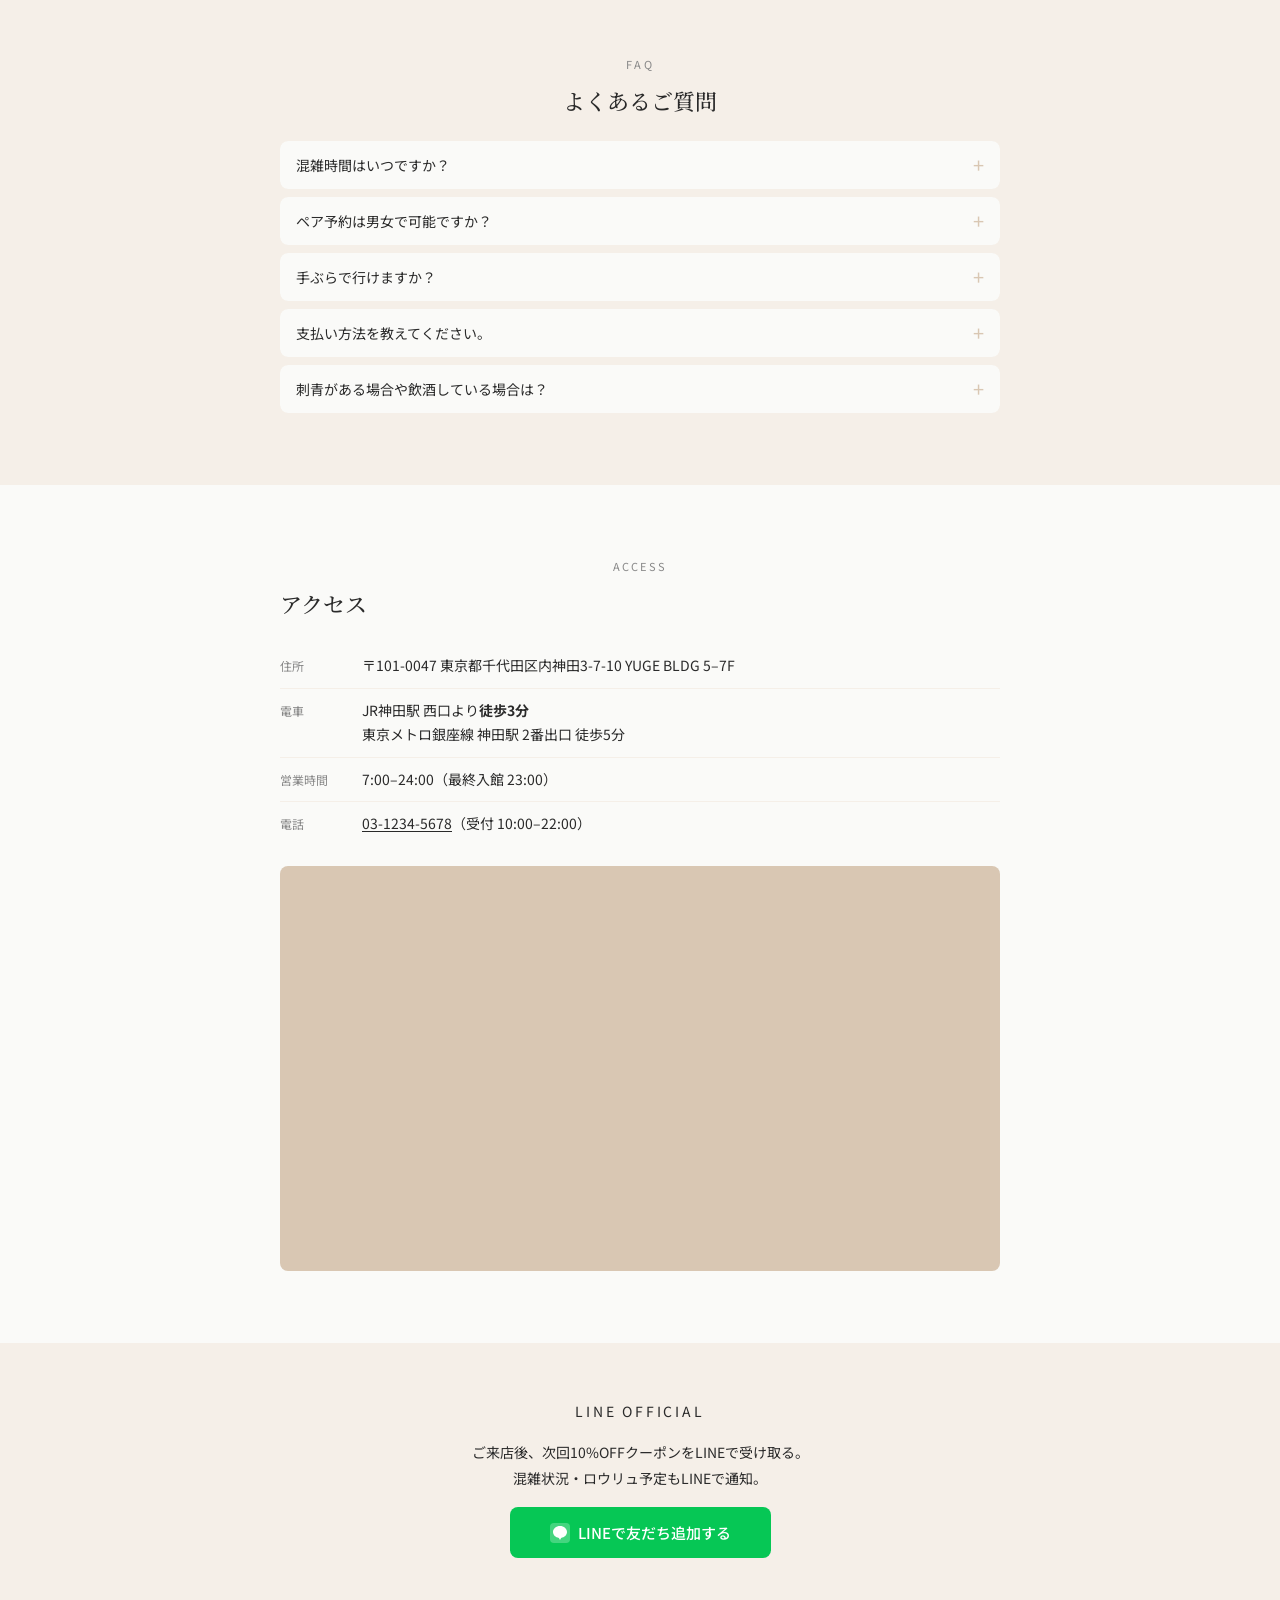
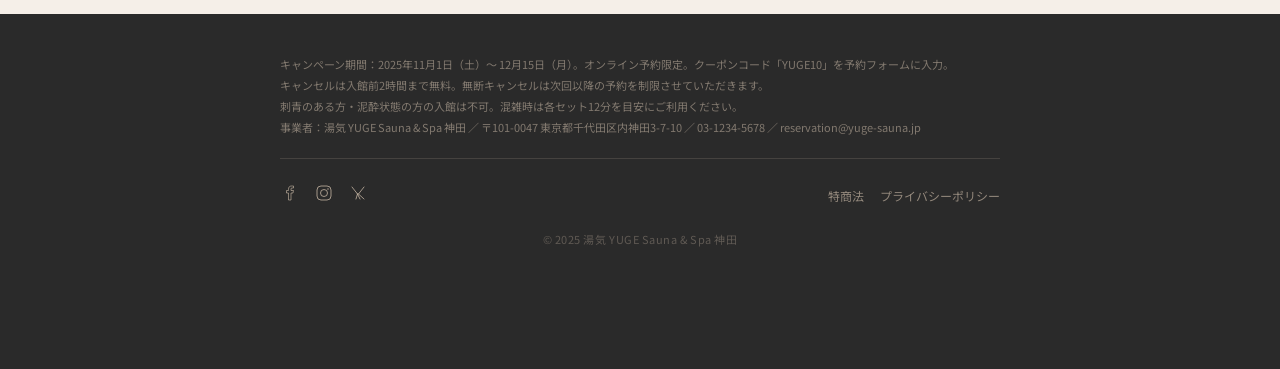
<file: バックアップ/index.html>
<!DOCTYPE html>
<html lang="ja" prefix="og: https://ogp.me/ns#">

<head>
  <!-- ── 文字コード・viewport ── -->
  <meta charset="UTF-8">
  <meta name="viewport" content="width=device-width, initial-scale=1.0">

  <!-- ══════════════════════════
       SEO
  ══════════════════════════ -->
  <title>湯気 YUGE Sauna &amp; Spa 神田｜神田駅徒歩3分・サウナ＆スパ 10周年記念キャンペーン 今だけ20%OFF</title>
  <meta name="description"
    content="神田駅西口 徒歩3分。東京・神田のサウナ＆スパ「湯気 YUGE」が10周年を記念したキャンペーンを開催中。90分¥1,600（通常¥2,000・20%OFF）。水風呂12℃・女性専用やわらかロウリュ室完備。オンライン予約でクーポンコードYUGE10を入力すると即割引。残業後でも、ととのう。">
  <meta name="robots" content="index, follow">
  <link rel="canonical" href="https://yuraharu8910.github.io/yuge-lp/">


  <!-- ══════════════════════════
       OGP（SNSシェア用）
  ══════════════════════════ -->
  <meta property="og:type" content="website">
  <meta property="og:url" content="https://yuge-sauna.jp/">
  <meta property="og:title" content="湯気 YUGE Sauna &amp; Spa 神田｜神田駅徒歩3分・10周年記念 20%OFF">
  <meta property="og:description" content="神田駅西口 徒歩3分。90分¥1,600。水風呂12℃・女性専用室完備。クーポンコードYUGE10で即割引。">
  <meta property="og:image" content="https://yuge-sauna.jp/images/ogp.png">
  <meta property="og:image:width" content="1200">
  <meta property="og:image:height" content="630">
  <meta property="og:site_name" content="湯気 YUGE Sauna &amp; Spa 神田">
  <meta property="og:locale" content="ja_JP">

  <!-- Twitter Card -->
  <meta name="twitter:card" content="summary_large_image">
  <meta name="twitter:title" content="湯気 YUGE Sauna &amp; Spa 神田｜神田駅徒歩3分・10周年記念 20%OFF">
  <meta name="twitter:description" content="神田駅西口 徒歩3分。90分¥1,600。クーポンコードYUGE10で即割引。">
  <meta name="twitter:image" content="https://yuge-sauna.jp/images/ogp.png">

  <!-- ══════════════════════════
       ファビコン
       ※ 各画像ファイルを所定のパスに配置してください
       　 favicon.svg / favicon.ico : ルート直下
       　 apple-touch-icon.png      : 180×180px、ルート直下
       　 android-chrome-192x192.png: images/ 内
       　 android-chrome-512x512.png: images/ 内
  ══════════════════════════ -->
  <link rel="icon" type="image/svg+xml" href="favicon.svg">
  <link rel="icon" href="favicon.ico">
  <link rel="apple-touch-icon" href="apple-touch-icon.png">
  <link rel="icon" type="image/png" sizes="192x192" href="images/android-chrome-192x192.png">
  <link rel="icon" type="image/png" sizes="512x512" href="images/android-chrome-512x512.png">

  <!-- ══════════════════════════
       Webフォント（display=swap で表示ブロック回避）
  ══════════════════════════ -->
  <link rel="preconnect" href="https://fonts.googleapis.com">
  <link rel="preconnect" href="https://fonts.gstatic.com" crossorigin>
  <link
    href="https://fonts.googleapis.com/css2?family=Noto+Serif+JP:wght@400;500&family=Noto+Sans+JP:wght@400;500&display=swap"
    rel="stylesheet">

  <!-- ══════════════════════════
       外部CSS（インラインなし）
  ══════════════════════════ -->
  <link rel="stylesheet" href="style.css">

  <!-- ══════════════════════════
       構造化データ（LocalBusiness）
  ══════════════════════════ -->
  <script type="application/ld+json">
  {
    "@context": "https://schema.org",
    "@type": "HealthAndBeautyBusiness",
    "name": "湯気 YUGE Sauna & Spa 神田",
    "url": "https://yuge-sauna.jp/",
    "image": "https://yuge-sauna.jp/images/ogp.png",
    "description": "神田駅西口 徒歩3分のサウナ＆スパ。水風呂12℃・女性専用やわらかロウリュ室完備。10周年記念キャンペーン開催中。",
    "address": {
      "@type": "PostalAddress",
      "streetAddress": "内神田3-7-10 YUGE BLDG 5-7F",
      "addressLocality": "千代田区",
      "addressRegion": "東京都",
      "postalCode": "101-0047",
      "addressCountry": "JP"
    },
    "telephone": "03-1234-5678",
    "openingHours": "Mo-Su 07:00-24:00",
    "priceRange": "¥1,400〜¥4,600"
  }
  </script>
</head>

<body>

  <!-- FV -->
  <section id="fv" aria-label="ファーストビュー">
    <div id="fv-hero">
      <img src="images/sauna_main.png" alt="湯気 YUGE Sauna &amp; Spa 神田のメインサウナ室" id="fv-img" width="1400" height="933"
        fetchpriority="high">
      <div id="fv-overlay" aria-hidden="true"></div>
      <!-- Hero内テキスト -->
      <div id="fv-content">
        <p class="fv-eyebrow">YUGE SAUNA &amp; SPA KANDA — 10TH ANNIVERSARY</p>
        <h1>残業後でも、<br>ととのう。<br><span class="fv-h1-sub">「湯気 YUGE Sauna & Spa 神田」<br>神田駅 徒歩3分・90分完結サウナ</span></h1>
        <p class="fv-sub">今だけ20%OFF｜<strong>¥2,000 → ¥1,600</strong></p>
        <a href="https://yuge-sauna.jp/reserve" class="btn-primary" id="fv-cta">今だけ20%OFFで予約する（コード：YUGE10）</a>
      </div>
    </div>
  </section>

  <!-- TRUST BAR -->
  <div id="trust-bar" role="list" aria-label="施設の特徴">
    <div class="trust-items">
      <div class="trust-item" role="listitem">
        <svg class="trust-icon" viewBox="0 0 16 16" fill="none" aria-hidden="true">
          <circle cx="8" cy="8" r="6.5" stroke="#2A2A2A" stroke-width="1" />
          <path d="M8 4.5V8.5L10.5 10" stroke="#2A2A2A" stroke-width="1" stroke-linecap="round" />
        </svg>
        神田駅西口 徒歩3分
      </div>
      <div class="trust-item" role="listitem">
        <svg class="trust-icon" viewBox="0 0 16 16" fill="none" aria-hidden="true">
          <path d="M3 11C3 7 6 4 8 3C10 4 13 7 13 11" stroke="#2A2A2A" stroke-width="1" stroke-linecap="round" />
          <path d="M6 11C6 9 7 8 8 7.5C9 8 10 9 10 11" stroke="#2A2A2A" stroke-width="1" stroke-linecap="round" />
        </svg>
        水風呂 12℃
      </div>
      <div class="trust-item" role="listitem">
        <svg class="trust-icon" viewBox="0 0 16 16" fill="none" aria-hidden="true">
          <circle cx="8" cy="6" r="2.5" stroke="#2A2A2A" stroke-width="1" />
          <path d="M4 13C4 10.5 5.8 9 8 9C10.2 9 12 10.5 12 13" stroke="#2A2A2A" stroke-width="1"
            stroke-linecap="round" />
        </svg>
        女性専用エリアあり
      </div>
      <div class="trust-item" role="listitem">
        <svg class="trust-icon" viewBox="0 0 16 16" fill="none" aria-hidden="true">
          <path d="M3 8L6.5 11.5L13 5" stroke="#2A2A2A" stroke-width="1.2" stroke-linecap="round"
            stroke-linejoin="round" />
        </svg>
        30分毎清掃
      </div>
    </div>
  </div>

  <!-- ANNIVERSARY -->
  <section id="anniversary" aria-labelledby="anniversary-heading">
    <div class="anniversary-text fade-in">
      <p class="eyebrow">SINCE 2015</p>
      <h2 id="anniversary-heading">おかげさまで<br>10周年。</h2>
      <p>2015年の開業以来、神田エリアの会社員やサウナ愛好家の皆さまに支えられ、年間5万人・再訪率46%を達成しました。「1℃単位のこだわり」と「都会の静けさ」を追求してきた10年の集大成が、ここにあります。</p>
    </div>
    <div class="anniversary-img fade-in">
      <img src="images/lounge.png" alt="湯気のラウンジスペース" width="800" height="600" loading="lazy">
    </div>
  </section>

  <!-- STATS -->
  <section id="stats" aria-label="実績データ">
    <div class="stats-grid">
      <div class="stat-card fade-in">
        <div class="stat-num"><span class="stat-big" data-count="4.7">4.7</span><span class="stat-unit">/5</span></div>
        <div class="stat-label">平均評価</div>
      </div>
      <div class="stat-card fade-in">
        <div class="stat-num"><span class="stat-big" data-count="46">46</span><span class="stat-unit">%</span></div>
        <div class="stat-label">再訪率</div>
      </div>
      <div class="stat-card fade-in">
        <div class="stat-num"><span class="stat-big">5万</span><span class="stat-unit">人+</span></div>
        <div class="stat-label">年間来館者</div>
      </div>
      <div class="stat-card fade-in">
        <div class="stat-num"><span class="stat-big" data-count="6">6</span><span class="stat-unit">名</span></div>
        <div class="stat-label">有資格スタッフ</div>
      </div>
    </div>
  </section>

  <!-- PLANS -->
  <section id="plans" aria-labelledby="plans-heading">
    <p class="section-eyebrow">10TH ANNIVERSARY CAMPAIGN</p>
    <h2 id="plans-heading">10周年を記念する、<br>3つの特別な時間。</h2>

    <article class="plan-card fade-in" aria-label="朝活ととのいプラン">
      <span class="target-label">朝の自分時間に</span>
      <h3>朝活ととのい</h3>
      <p class="plan-desc">朝7時、脳をクリアにする健康投資。平日先着20名・タオル無料。7:00–10:00入館限定。</p>
      <div class="price-wrap">
        <span class="price-old">¥1,800</span>
        <span class="price-new">¥1,400</span>
      </div>
      <p class="plan-note">90分 ／ 平日先着20名 ／ タオル無料</p>
      <p class="coupon-note">予約フォームにコード <strong>YUGE10</strong> を入力すると割引が適用されます</p>
      <a href="https://yuge-sauna.jp/reserve?plan=morning" class="btn-plan">このプランで予約する（YUGE10）</a>
    </article>

    <article class="plan-card fade-in" aria-label="10周年パック">
      <span class="target-label">仕事帰りに</span>
      <h3>10周年パック</h3>
      <p class="plan-desc">残業後の自分へ、1℃単位のご褒美。サウナ×2セット＋選べるドリンク（オロポ or 黒糖ラッシー）。</p>
      <div class="price-wrap">
        <span class="price-old">¥2,000</span>
        <span class="price-new">¥1,600</span>
      </div>
      <p class="plan-note">90分 ／ 20%OFF ／ ドリンク付き</p>
      <p class="coupon-note">予約フォームにコード <strong>YUGE10</strong> を入力すると割引が適用されます</p>
      <a href="https://yuge-sauna.jp/reserve?plan=anniversary" class="btn-plan">このプランで予約する（YUGE10）</a>
    </article>

    <article class="plan-card fade-in" aria-label="ペア割プラン">
      <span class="target-label">友人と行くなら</span>
      <h3>ペア割</h3>
      <p class="plan-desc">友人と、上質な木の温もりを共有する。リクライニング外気浴シート確保（2席）付き。</p>
      <div class="price-wrap">
        <span class="price-old">2名合計 ¥5,600</span>
      </div>
      <div class="price-wrap">
        <span class="price-new">¥4,600</span>
      </div>
      <p class="plan-note">120分 ／ ¥1,000 OFF ／ シート確保</p>
      <p class="coupon-note">予約フォームにコード <strong>YUGE10</strong> を入力すると割引が適用されます</p>
      <a href="https://yuge-sauna.jp/reserve?plan=pair" class="btn-plan">このプランで予約する（YUGE10）</a>
    </article>

    <div id="female-section" class="fade-in">
      <span class="female-badge">女性専用エリアあり</span>
      <h3>女性専用「やわらかロウリュ」室</h3>
      <p>Dysonドライヤー・オーガニック化粧水完備。毎時15分のやわらかロウリュ。そのまま外出できる身支度が整います。男性の目を気にせず、ゆったりとした時間をお過ごしいただけます。</p>
      <div class="female-img">
        <img src="images/sauna_women.png" alt="女性専用やわらかロウリュ室の内観" width="800" height="533" loading="lazy">
      </div>
    </div>

    <div class="sauna-gallery fade-in" aria-label="施設ギャラリー">
      <img src="images/sauna_main.png" alt="メインサウナ室" width="400" height="300" loading="lazy">
      <img src="images/sauna_door.png" alt="サウナ入口" width="400" height="300" loading="lazy">
      <img src="images/rest.png" alt="休憩エリア" width="400" height="300" loading="lazy">
      <img src="images/lounge.png" alt="ラウンジ" width="400" height="300" loading="lazy">
    </div>
  </section>

  <!-- MID CTA -->
  <section id="mid-cta">
    <p class="mid-cta-period">キャンペーン期間：2025年11月1日〜12月15日</p>
    <a href="https://yuge-sauna.jp/reserve" class="btn-primary">いますぐ予約する（コード：YUGE10）</a>
  </section>

  <!-- DETAILS -->
  <section id="details" aria-labelledby="details-heading">
    <p class="section-eyebrow">OUR COMMITMENT</p>
    <h2 id="details-heading">静寂を支える、<br>徹底したこだわり。</h2>
    <p class="details-lead">「ととのう」体験の質は、目に見えない細部で決まります。YUGEでは温度・湿度・水質・清潔さのすべてを数値で管理し、毎回同じ最高の状態でお迎えします。</p>
    <div class="icon-grid">
      <div class="icon-item fade-in">
        <div class="icon-circle" aria-hidden="true">
          <svg width="20" height="20" viewBox="0 0 20 20" fill="none">
            <path d="M10 3C10 3 5 7 5 12C5 15 7.2 17 10 17C12.8 17 15 15 15 12C15 7 10 3 10 3Z" stroke="#2A2A2A"
              stroke-width="1" fill="none" />
            <path d="M10 9C10 9 8 11 8 13C8 14.1 8.9 15 10 15" stroke="#2A2A2A" stroke-width="1"
              stroke-linecap="round" />
          </svg>
        </div>
        <span>水質検査</span>
      </div>
      <div class="icon-item fade-in">
        <div class="icon-circle" aria-hidden="true">
          <svg width="20" height="20" viewBox="0 0 20 20" fill="none">
            <circle cx="10" cy="10" r="6" stroke="#2A2A2A" stroke-width="1" />
            <path d="M10 6L10 10L13 10" stroke="#2A2A2A" stroke-width="1" stroke-linecap="round" />
          </svg>
        </div>
        <span>塩素管理</span>
      </div>
      <div class="icon-item fade-in">
        <div class="icon-circle" aria-hidden="true">
          <svg width="20" height="20" viewBox="0 0 20 20" fill="none">
            <path d="M5 10L8.5 13.5L15 7" stroke="#2A2A2A" stroke-width="1.2" stroke-linecap="round"
              stroke-linejoin="round" />
          </svg>
        </div>
        <span>30分チェック</span>
      </div>
      <div class="icon-item fade-in">
        <div class="icon-circle" aria-hidden="true">
          <svg width="20" height="20" viewBox="0 0 20 20" fill="none">
            <path d="M4 12C6 8 8 7 10 8C12 7 14 8 16 12" stroke="#2A2A2A" stroke-width="1" stroke-linecap="round"
              fill="none" />
            <path d="M7 15C7 12 8.5 10.5 10 10.5C11.5 10.5 13 12 13 15" stroke="#2A2A2A" stroke-width="1"
              stroke-linecap="round" fill="none" />
          </svg>
        </div>
        <span>換気4回/日</span>
      </div>
    </div>
    <table class="spec-table">
      <caption class="sr-only">施設スペック一覧</caption>
      <tbody>
        <tr>
          <td>サウナ室温</td>
          <td>90–94℃（メイン乾式）／ 70–74℃（低温メディテーション）</td>
        </tr>
        <tr>
          <td>水風呂</td>
          <td>12℃ / 16℃ の2槽（バイブラ循環）</td>
        </tr>
        <tr>
          <td>外気浴</td>
          <td>屋上デッキ 8席（リクライニング6＋インフィニティ2）</td>
        </tr>
        <tr>
          <td>ロウリュ</td>
          <td>毎時00分・30分（白樺・柚子・ヒノキ日替わり）</td>
        </tr>
        <tr>
          <td>アメニティ</td>
          <td>今治タオル、Dysonドライヤー、オーガニック化粧水/乳液</td>
        </tr>
        <tr>
          <td>収容人数</td>
          <td>サ室 合計46席（男性20 / 女性26）</td>
        </tr>
      </tbody>
    </table>
  </section>

  <!-- Q&A -->
  <section id="qa" aria-labelledby="qa-heading">
    <p class="section-eyebrow">FAQ</p>
    <h2 id="qa-heading">よくあるご質問</h2>
    <div class="qa-list">
      <div class="qa-item">
        <button class="qa-question" aria-expanded="false" aria-controls="qa-ans-1">
          混雑時間はいつですか？<span class="qa-toggle" aria-hidden="true">+</span>
        </button>
        <div class="qa-answer" id="qa-ans-1" role="region">
          <div class="qa-answer-inner">
            平日19〜21時がピークです。朝活（7〜10時）や22時以降が快適にご利用いただけます。30分毎の入室状況チェックを実施しており、混雑時は各セット12分を目安にご案内しています。</div>
        </div>
      </div>
      <div class="qa-item">
        <button class="qa-question" aria-expanded="false" aria-controls="qa-ans-2">
          ペア予約は男女で可能ですか？<span class="qa-toggle" aria-hidden="true">+</span>
        </button>
        <div class="qa-answer" id="qa-ans-2" role="region">
          <div class="qa-answer-inner">可能です。更衣室・サウナ室はエリア別のため、男女でも安心してご利用いただけます。受付にてお二人でお越しください。</div>
        </div>
      </div>
      <div class="qa-item">
        <button class="qa-question" aria-expanded="false" aria-controls="qa-ans-3">
          手ぶらで行けますか？<span class="qa-toggle" aria-hidden="true">+</span>
        </button>
        <div class="qa-answer" id="qa-ans-3" role="region">
          <div class="qa-answer-inner">フェイスタオル無料、アメニティ完備でそのままお越しいただけます。バスタオルは¥200にてご用意しています。館内着レンタル（¥300）もございます。</div>
        </div>
      </div>
      <div class="qa-item">
        <button class="qa-question" aria-expanded="false" aria-controls="qa-ans-4">
          支払い方法を教えてください。<span class="qa-toggle" aria-hidden="true">+</span>
        </button>
        <div class="qa-answer" id="qa-ans-4" role="region">
          <div class="qa-answer-inner">現金・各種クレジットカード・交通系IC・PayPay・Apple Pay に対応しています。</div>
        </div>
      </div>
      <div class="qa-item">
        <button class="qa-question" aria-expanded="false" aria-controls="qa-ans-5">
          刺青がある場合や飲酒している場合は？<span class="qa-toggle" aria-hidden="true">+</span>
        </button>
        <div class="qa-answer" id="qa-ans-5" role="region">
          <div class="qa-answer-inner">大変申し訳ございませんが、刺青のある方・泥酔状態の方のご入館はお断りしております。他のお客様の安全と快適なご利用のためのルールとなっております。</div>
        </div>
      </div>
    </div>
  </section>

  <!-- ACCESS -->
  <section id="access" aria-labelledby="access-heading">
    <p class="section-eyebrow">ACCESS</p>
    <h2 id="access-heading">アクセス</h2>
    <address class="access-info">
      <div class="access-row">
        <span class="access-label">住所</span>
        <span>〒101-0047 東京都千代田区内神田3-7-10 YUGE BLDG 5–7F</span>
      </div>
      <div class="access-row">
        <span class="access-label">電車</span>
        <span>JR神田駅 西口より<strong>徒歩3分</strong><br>東京メトロ銀座線 神田駅 2番出口 徒歩5分</span>
      </div>
      <div class="access-row">
        <span class="access-label">営業時間</span>
        <span>7:00–24:00（最終入館 23:00）</span>
      </div>
      <div class="access-row">
        <span class="access-label">電話</span>
        <span><a href="tel:0312345678" class="tel-link">03-1234-5678</a>（受付 10:00–22:00）</span>
      </div>
    </address>

    <!-- Google Map Embed -->
    <!-- ※ 本番公開時に実際のAPIキーとplace_idに置き換えてください -->
    <div class="map-wrap">
      <iframe
        src="https://www.google.com/maps/embed?pb=!1m16!1m12!1m3!1d3240.4377178044597!2d139.76759446162015!3d35.69084472933117!2m3!1f0!2f0!3f0!3m2!1i1024!2i768!4f13.1!2m1!1z44CSMTAxLTAwNDcg5p2x5Lqs6YO95Y2D5Luj55Sw5Yy65YaF56We55SwMy03LTEwIFlVR0UgQkxERyA14oCTN0Y!5e0!3m2!1sja!2sus!4v1776229064110!5m2!1sja!2sus"
        width="600" height="450" style="border:0;" allowfullscreen="" loading="lazy"
        referrerpolicy="no-referrer-when-downgrade"></iframe>
    </div>
  </section>

  <!-- LINE -->
  <section id="line-section" aria-labelledby="line-heading">
    <p class="section-eyebrow">LINE OFFICIAL</p>
    <h2 id="line-heading" class="sr-only">LINE公式アカウント登録</h2>
    <p>ご来店後、次回10%OFFクーポンをLINEで受け取る。<br>混雑状況・ロウリュ予定もLINEで通知。</p>
    <!-- ※ href の lin.ee/XXXXXXX を実際のLINE公式アカウントURLに置き換えてください -->
    <a href="https://lin.ee/XXXXXXX" class="btn-line" rel="noopener noreferrer" target="_blank">
      <svg width="20" height="20" viewBox="0 0 20 20" fill="none" aria-hidden="true">
        <rect width="20" height="20" rx="4" fill="white" fill-opacity="0.25" />
        <path d="M10 3C6.1 3 3 5.7 3 9C3 12 5.5 14.4 8.9 14.9L10 17L11.1 14.9C14.5 14.4 17 12 17 9C17 5.7 13.9 3 10 3Z"
          fill="white" />
      </svg>
      LINEで友だち追加する
    </a>
  </section>

  <!-- FOOTER -->
  <footer role="contentinfo">
    <p class="footer-notes">
      キャンペーン期間：2025年11月1日（土）〜 12月15日（月）。オンライン予約限定。クーポンコード「YUGE10」を予約フォームに入力。<br>
      キャンセルは入館前2時間まで無料。無断キャンセルは次回以降の予約を制限させていただきます。<br>
      刺青のある方・泥酔状態の方の入館は不可。混雑時は各セット12分を目安にご利用ください。<br>
      事業者：湯気 YUGE Sauna &amp; Spa 神田 ／ 〒101-0047 東京都千代田区内神田3-7-10 ／
      <a href="tel:0312345678">03-1234-5678</a> ／
      <a href="mailto:reservation@yuge-sauna.jp">reservation@yuge-sauna.jp</a>
    </p>
    <div class="footer-main">
      <div class="footer-sns">
        <!-- ※ 各SNSのURLを実際のアカウントURLに置き換えてください -->
        <a href="https://www.facebook.com/yuge.sauna" aria-label="Facebook" rel="noopener noreferrer" target="_blank">
          <svg width="20" height="20" viewBox="0 0 20 20" fill="none" aria-hidden="true">
            <path
              d="M11 10H13L13.5 7.5H11V6C11 5.3 11.3 5 12 5H13.5V3C13 3 12.2 3 11.5 3C9.6 3 8.5 4.1 8.5 6.3V7.5H6.5V10H8.5V17H11V10Z"
              stroke="currentColor" stroke-width="0.8" fill="none" />
          </svg>
        </a>
        <a href="https://www.instagram.com/yuge.sauna" aria-label="Instagram" rel="noopener noreferrer" target="_blank">
          <svg width="20" height="20" viewBox="0 0 20 20" fill="none" aria-hidden="true">
            <rect x="3" y="3" width="14" height="14" rx="4" stroke="currentColor" stroke-width="1" />
            <circle cx="10" cy="10" r="3.5" stroke="currentColor" stroke-width="1" />
            <circle cx="14" cy="6" r="0.8" fill="currentColor" />
          </svg>
        </a>
        <a href="https://x.com/yuge_sauna" aria-label="X (旧Twitter)" rel="noopener noreferrer" target="_blank">
          <svg width="20" height="20" viewBox="0 0 20 20" fill="none" aria-hidden="true">
            <path d="M4 4L9.5 11M16 4L10.5 11M9.5 11L8 16M9.5 11L12 16M10.5 11L16 16" stroke="currentColor"
              stroke-width="1" stroke-linecap="round" />
          </svg>
        </a>
      </div>
      <div class="footer-links">
        <a href="/tokushoho.html">特商法</a>
        <a href="/privacy.html">プライバシーポリシー</a>
      </div>
    </div>
    <p class="footer-copy">© 2025 湯気 YUGE Sauna &amp; Spa 神田</p>
    <!-- ═══════════════════════════
         予約モーダル
    ═══════════════════════════ -->
    <div id="modal-overlay">
      <div id="modal-box" role="dialog" aria-modal="true" aria-labelledby="modal-title">

        <!-- 閉じるボタン（×） -->
        <button id="modal-close" aria-label="閉じる">×</button>

        <p class="modal-eyebrow">ONLINE RESERVATION</p>
        <h2 id="modal-title">予約フォーム</h2>
        <p class="modal-coupon">コード <strong>YUGE10</strong> が自動適用されます（20%OFF）</p>

        <div id="reserve-form">
          <!-- お名前 -->
          <label for="f-name">お名前 <span class="required">必須</span></label>
          <input type="text" id="f-name" placeholder="山田 太郎" autocomplete="name">

          <!-- メールアドレス -->
          <label for="f-email">メールアドレス <span class="required">必須</span></label>
          <input type="email" id="f-email" placeholder="email@example.com" autocomplete="email">

          <!-- 電話番号 -->
          <label for="f-tel">電話番号</label>
          <input type="tel" id="f-tel" placeholder="090-0000-0000" autocomplete="tel">

          <!-- プラン選択 -->
          <label for="f-plan">ご希望のプラン <span class="required">必須</span></label>
          <select id="f-plan">
            <option value="">選択してください</option>
            <option value="morning">朝活ととのい（¥1,400）</option>
            <option value="anniversary">10周年パック（¥1,600）</option>
            <option value="pair">ペア割（¥4,600）</option>
          </select>

          <!-- 備考 -->
          <label for="f-message">備考・ご要望</label>
          <textarea id="f-message" placeholder="ご要望があればご記入ください"></textarea>

          <!-- 送信ボタン -->
          <button type="button" id="form-submit-btn">予約を申し込む（YUGE10）</button>

          <!-- ステータスメッセージ（送信結果を表示） -->
          <p id="form-status"></p>

        </div><!-- /#reserve-form ここまで -->

        <!-- ★ サンクス画面（送信後に表示） -->
        <div id="modal-thanks">
          <div class="thanks-icon">✓</div>
          <h3>ご予約ありがとうございます！</h3>
          <p>担当者より折り返しご連絡いたします。<br>
            しばらくお待ちください。</p>
          <p class="thanks-sub">ご不明な点はお電話でもお気軽にどうぞ。</p>
          <button type="button" id="thanks-close-btn">閉じる</button>
        </div>

      </div><!-- /#modal-box -->
    </div><!-- /#modal-overlay -->

  </footer>

  <!-- FLOATING CTA -->
  <div id="floating-cta" role="complementary" aria-label="予約フローティングバナー">
    <div class="floating-inner">
      <span class="floating-text">今だけ20%OFF｜コード：<strong>YUGE10</strong></span>
      <a href="https://yuge-sauna.jp/reserve" class="floating-btn">今すぐ予約する</a>
    </div>
  </div>

  <!-- JS（defer で非同期読み込み） -->
  <script src="script.js" defer></script>
</body>

</html>
</file>
<file: style.css>
/* ══════════════════════════════
   Reset & Base
══════════════════════════════ */
*,
*::before,
*::after {
   box-sizing: border-box;
   margin: 0;
   padding: 0;
}

html {
   scroll-behavior: smooth;
}

body {
   font-family: 'Noto Sans JP', 'Hiragino Kaku Gothic ProN', sans-serif;
   background: #FAFAF8;
   color: #2A2A2A;
   line-height: 1.7;
   font-size: 14px;
   -webkit-font-smoothing: antialiased;
}

:root {
   --beige: #D9C7B3;
   --charcoal: #2A2A2A;
   --off-white: #FAFAF8;
   --light-beige: #F5EFE8;
   --muted: #888;
   --line-green: #06C755;
   --serif: 'Noto Serif JP', 'Hiragino Mincho ProN', serif;
   --sans: 'Noto Sans JP', 'Hiragino Kaku Gothic ProN', sans-serif;
}

h1,
h2,
h3 {
   font-family: var(--serif);
   font-weight: 500;
   line-height: 1.5;
}

h2 {
   font-size: 22px;
   margin-bottom: 24px;
}

h3 {
   font-size: 18px;
   margin-bottom: 8px;
}

p {
   font-size: 14px;
   line-height: 1.8;
}

a {
   color: inherit;
   text-decoration: none;
}

section {
   padding: 48px 16px;
}

/* ══════════════════════════════
   アニメーション
══════════════════════════════ */

/* FV テキスト：読み込み時にフェードアップ */
.fv-eyebrow {
   animation: fvFadeUp 0.8s ease 0.1s both;
}

#fv h1 {
   animation: fvFadeUp 0.8s ease 0.3s both;
}

.fv-sub {
   animation: fvFadeUp 0.8s ease 0.5s both;
}

#fv-cta {
   animation: fvFadeUp 0.8s ease 0.7s both;
}

@keyframes fvFadeUp {
   from {
      opacity: 0;
      transform: translateY(20px);
   }

   to {
      opacity: 1;
      transform: translateY(0);
   }
}

/* スクロールフェードイン（JSで .visible を付与） */
.fade-in {
   opacity: 0;
   transform: translateY(24px);
   transition: opacity 0.6s ease, transform 0.6s ease;
}

.fade-in.visible {
   opacity: 1;
   transform: translateY(0);
}

/* ══════════════════════════════
   FV
══════════════════════════════ */
#fv {
   padding: 0;
   position: relative;
}

#fv-hero {
   position: relative;
   width: 100%;
   min-height: 88vh;
   overflow: hidden;
   display: flex;
   align-items: flex-end;
}

#fv-img {
   position: absolute;
   inset: 0;
   width: 100%;
   height: 100%;
   object-fit: cover;
   object-position: center 30%;
   display: block;
   -webkit-animation: kenburns 6s ease-out forwards;
   /* Safari用 */
   animation: kenburns 6s ease-out forwards;
}

#fv-overlay {
   position: absolute;
   inset: 0;
   background: linear-gradient(to bottom, rgba(20, 15, 10, 0.1) 0%, rgba(20, 15, 10, 0.45) 50%, rgba(20, 15, 10, 0.82) 100%);
}

#fv-content {
   position: relative;
   z-index: 1;
   width: 100%;
   padding: 0 20px 48px;
}

.fv-eyebrow {
   font-size: 11px;
   letter-spacing: 0.2em;
   color: var(--beige);
   opacity: 0.7;
   margin-bottom: 14px;
}

#fv h1 {
   font-size: clamp(26px, 7vw, 32px);
   color: var(--off-white);
   line-height: 1.5;
   margin-bottom: 14px;
}

.fv-h1-sub {
   font-size: clamp(15px, 4vw, 19px);
   font-weight: 400;
   display: block;
   color: var(--beige);
   margin-top: 6px;
}

.fv-sub {
   font-size: 15px;
   color: var(--beige);
   margin-bottom: 28px;
}

.fv-sub strong {
   font-size: 18px;
   font-weight: 500;
}

/* ══════════════════════════════
   Buttons
══════════════════════════════ */
.btn-primary {
   display: block;
   width: 100%;
   background: #D4622A;
   color: #fff;
   border: none;
   border-radius: 8px;
   padding: 13px 0;
   font-size: 15px;
   font-family: var(--sans);
   font-weight: 500;
   cursor: pointer;
   text-align: center;
   transition: opacity 0.2s;
}

.btn-primary:hover {
   opacity: 0.85;
}

.btn-plan {
   display: block;
   width: 100%;
   background: #D4622A;
   color: #fff;
   border: none;
   border-radius: 8px;
   padding: 13px 0;
   font-size: 15px;
   font-family: var(--sans);
   font-weight: 500;
   cursor: pointer;
   text-align: center;
   transition: opacity 0.2s;
   margin-top: 16px;
}

.btn-plan:hover {
   opacity: 0.85;
}

/* ══════════════════════════════
   Trust bar
══════════════════════════════ */
#trust-bar {
   background: var(--beige);
   padding: 12px 16px;
}

.trust-items {
   display: flex;
   flex-wrap: wrap;
   gap: 8px 16px;
}

.trust-item {
   display: flex;
   align-items: center;
   gap: 6px;
   font-size: 13px;
   color: var(--charcoal);
   font-weight: 500;
}

.trust-icon {
   width: 16px;
   height: 16px;
   flex-shrink: 0;
}

/* ══════════════════════════════
   Anniversary
══════════════════════════════ */
#anniversary {
   background: var(--off-white);
   display: grid;
   grid-template-columns: 1fr 1fr;
   gap: 20px;
   align-items: center;
}

@media(max-width:480px) {
   #anniversary {
      grid-template-columns: 1fr;
   }
}

.anniversary-text .eyebrow {
   font-size: 11px;
   letter-spacing: 0.2em;
   color: var(--muted);
   margin-bottom: 10px;
}

.anniversary-text h2 {
   margin-bottom: 12px;
}

.anniversary-text p {
   font-size: 14px;
   color: #555;
}

.anniversary-img {
   aspect-ratio: 4/3;
   border-radius: 8px;
   overflow: hidden;
}

.anniversary-img img {
   width: 100%;
   height: 100%;
   object-fit: cover;
   display: block;
   border-radius: 8px;
}

/* ══════════════════════════════
   Stats
══════════════════════════════ */
#stats {
   background: var(--light-beige);
   padding: 40px 16px;
}

.stats-grid {
   display: grid;
   grid-template-columns: repeat(4, 1fr);
   gap: 12px;
}

@media(max-width:480px) {
   .stats-grid {
      grid-template-columns: repeat(2, 1fr);
   }
}

.stat-card {
   background: var(--off-white);
   border-radius: 8px;
   padding: 16px 12px;
   text-align: center;
   border: 0.5px solid rgba(217, 199, 179, 0.6);
}

.stat-num {
   font-family: var(--serif);
   font-size: 24px;
   font-weight: 500;
   color: var(--charcoal);
   line-height: 1.2;
}

.stat-label {
   font-size: 11px;
   color: var(--muted);
   margin-top: 4px;
}

.stat-big {
   font-family: var(--serif);
   font-size: 24px;
   font-weight: 500;
   color: var(--charcoal);
}

.stat-unit {
   font-size: 14px;
   font-weight: 400;
}

/* ══════════════════════════════
   Plans
══════════════════════════════ */
#plans {
   background: var(--off-white);
}

#plans h2 {
   text-align: center;
}

.plan-card {
   background: var(--charcoal);
   border-radius: 12px;
   padding: 20px;
   color: var(--off-white);
   margin-bottom: 16px;
   position: relative;
   overflow: hidden;
}

.target-label {
   display: inline-block;
   background: var(--beige);
   color: var(--charcoal);
   font-size: 12px;
   font-weight: 500;
   padding: 3px 10px;
   border-radius: 4px;
   margin-bottom: 10px;
}

.plan-card h3 {
   color: var(--off-white);
   font-size: 18px;
   margin-bottom: 6px;
}

.plan-desc {
   font-size: 13px;
   color: rgba(250, 250, 248, 0.7);
   line-height: 1.7;
   margin-bottom: 14px;
}

.price-old {
   font-size: 13px;
   color: rgba(250, 250, 248, 0.4);
   text-decoration: line-through;
   margin-right: 8px;
}

.price-new {
   font-family: var(--serif);
   font-size: 26px;
   font-weight: 500;
   color: var(--beige);
}

.plan-note {
   font-size: 12px;
   color: rgba(250, 250, 248, 0.5);
   margin-bottom: 12px;
}

.coupon-note {
   font-size: 11px;
   color: rgba(250, 250, 248, 0.4);
   margin-bottom: 10px;
   line-height: 1.6;
   border-top: 0.5px solid rgba(217, 199, 179, 0.15);
   padding-top: 10px;
}

.coupon-note strong {
   color: var(--beige);
}

.price-wrap {
   margin-bottom: 2px;
}

.plan-card .price-wrap+.price-wrap {
   margin-top: 2px;
}

#female-section {
   background: var(--light-beige);
   border-radius: 12px;
   padding: 20px;
   margin-top: 16px;
}

.female-badge {
   display: inline-block;
   background: var(--beige);
   color: var(--charcoal);
   font-size: 12px;
   font-weight: 500;
   padding: 4px 10px;
   border-radius: 4px;
   margin-bottom: 12px;
}

#female-section h3 {
   font-size: 18px;
   margin-bottom: 8px;
}

#female-section p {
   font-size: 13px;
   color: #555;
   margin-bottom: 14px;
}

.female-img {
   border-radius: 8px;
   overflow: hidden;
}

.female-img img {
   width: 100%;
   display: block;
   border-radius: 8px;
}

/* ══════════════════════════════
   Gallery
══════════════════════════════ */
.sauna-gallery {
   display: grid;
   grid-template-columns: 1fr 1fr;
   gap: 10px;
   margin-top: 24px;
}

.sauna-gallery img {
   width: 100%;
   aspect-ratio: 4/3;
   object-fit: cover;
   border-radius: 8px;
   display: block;
}

/* ══════════════════════════════
   Mid CTA
══════════════════════════════ */
#mid-cta {
   background: var(--charcoal);
   padding: 32px 20px;
   text-align: center;
}

.mid-cta-period {
   font-size: 12px;
   color: var(--beige);
   opacity: 0.7;
   margin-bottom: 12px;
   letter-spacing: 0.05em;
}

#mid-cta .btn-primary {
   max-width: 400px;
   margin: 0 auto;
}

/* ══════════════════════════════
   Details
══════════════════════════════ */
#details {
   background: var(--off-white);
}

#details h2 {
   text-align: center;
}

.details-lead {
   text-align: center;
   color: #555;
   margin-bottom: 32px;
   max-width: 560px;
   margin-left: auto;
   margin-right: auto;
}

.icon-grid {
   display: grid;
   grid-template-columns: repeat(4, 1fr);
   gap: 16px;
   margin-bottom: 32px;
}

@media(max-width:480px) {
   .icon-grid {
      grid-template-columns: repeat(2, 1fr);
   }
}

.icon-item {
   display: flex;
   flex-direction: column;
   align-items: center;
   gap: 8px;
   text-align: center;
}

.icon-circle {
   width: 44px;
   height: 44px;
   border-radius: 50%;
   background: var(--light-beige);
   border: 0.5px solid var(--beige);
   display: flex;
   align-items: center;
   justify-content: center;
}

.icon-item span {
   font-size: 11px;
   color: var(--charcoal);
}

.spec-table {
   width: 100%;
   border-collapse: collapse;
}

.spec-table td {
   padding: 12px 8px;
   font-size: 14px;
   border-bottom: 0.5px solid var(--beige);
   vertical-align: top;
}

.spec-table td:first-child {
   color: var(--muted);
   font-size: 12px;
   width: 35%;
   padding-right: 12px;
}

.spec-table tr:last-child td {
   border-bottom: none;
}

/* ══════════════════════════════
   Q&A
══════════════════════════════ */
#qa {
   background: var(--light-beige);
}

#qa h2 {
   text-align: center;
}

.qa-list {
   display: flex;
   flex-direction: column;
   gap: 8px;
}

.qa-item {
   border-radius: 8px;
   overflow: hidden;
}

.qa-question {
   width: 100%;
   background: var(--off-white);
   border: none;
   border-radius: 8px;
   padding: 14px 16px;
   font-family: var(--sans);
   font-size: 14px;
   color: var(--charcoal);
   text-align: left;
   cursor: pointer;
   display: flex;
   justify-content: space-between;
   align-items: center;
   gap: 8px;
   transition: background 0.2s;
}

.qa-question:hover {
   background: #f0e8e0;
}

.qa-toggle {
   font-size: 20px;
   font-weight: 400;
   color: var(--beige);
   flex-shrink: 0;
   line-height: 1;
   transition: transform 0.3s;
}

.qa-answer {
   max-height: 0;
   overflow: hidden;
   transition: max-height 0.35s ease;
   background: var(--off-white);
   border-radius: 0 0 8px 8px;
}

.qa-answer-inner {
   padding: 12px 16px 16px;
   font-size: 14px;
   color: #555;
   line-height: 1.8;
}

.qa-item.open .qa-question {
   border-radius: 8px 8px 0 0;
   background: #f0e8e0;
}

/* ══════════════════════════════
   Access
══════════════════════════════ */
#access {
   background: var(--off-white);
}

address.access-info {
   font-style: normal;
}

.access-row {
   display: flex;
   gap: 10px;
   padding: 10px 0;
   border-bottom: 0.5px solid var(--light-beige);
   font-size: 14px;
}

.access-row:last-child {
   border-bottom: none;
}

.access-label {
   font-size: 12px;
   color: var(--muted);
   min-width: 72px;
   padding-top: 2px;
}

.tel-link {
   color: inherit;
   text-decoration: underline;
   text-underline-offset: 2px;
}

.tel-link:hover {
   opacity: 0.75;
}

/* Google Map */
.map-wrap {
   position: relative;
   width: 100%;
   aspect-ratio: 16/9;
   border-radius: 8px;
   overflow: hidden;
   margin-top: 20px;
   background: var(--beige);
}

.map-wrap iframe {
   position: absolute;
   inset: 0;
   width: 100%;
   height: 100%;
   border: 0;
}

/* ══════════════════════════════
   LINE
══════════════════════════════ */
#line-section {
   background: var(--light-beige);
   padding: 36px 20px;
   text-align: center;
}

#line-section p {
   font-size: 14px;
   color: var(--charcoal);
   margin-bottom: 16px;
   line-height: 1.8;
}

.btn-line {
   display: inline-flex;
   align-items: center;
   gap: 8px;
   background: var(--line-green);
   color: #fff;
   border: none;
   border-radius: 8px;
   padding: 13px 40px;
   font-size: 15px;
   font-family: var(--sans);
   font-weight: 500;
   cursor: pointer;
   transition: opacity 0.2s;
}

.btn-line:hover {
   opacity: 0.88;
}

/* ══════════════════════════════
   Footer
══════════════════════════════ */
footer {
   background: var(--charcoal);
   color: var(--beige);
   padding: 32px 16px calc(110px + env(safe-area-inset-bottom));
}

.footer-notes {
   font-size: 11px;
   color: rgba(217, 199, 179, 0.5);
   line-height: 1.9;
   margin-bottom: 24px;
   padding-bottom: 20px;
   border-bottom: 0.5px solid rgba(217, 199, 179, 0.15);
}

.footer-main {
   display: flex;
   align-items: center;
   justify-content: space-between;
   margin-bottom: 20px;
   flex-wrap: wrap;
   gap: 12px;
}

.footer-sns {
   display: flex;
   gap: 14px;
   align-items: center;
}

.footer-sns a {
   color: rgba(217, 199, 179, 0.7);
   transition: color 0.2s;
}

.footer-sns a:hover {
   color: var(--beige);
}

.footer-links {
   display: flex;
   gap: 16px;
   font-size: 12px;
   color: rgba(217, 199, 179, 0.6);
}

.footer-copy {
   font-size: 11px;
   color: rgba(217, 199, 179, 0.3);
   text-align: center;
   letter-spacing: 0.05em;
}

/* ══════════════════════════════
   Floating CTA
══════════════════════════════ */
#floating-cta {
   display: none;
   position: fixed;
   bottom: 0;
   left: 0;
   width: 100%;
   z-index: 300;
   background: var(--charcoal);
   padding: 10px 16px calc(14px + env(safe-area-inset-bottom));
   border-top: 0.5px solid rgba(217, 199, 179, 0.2);
}

.floating-inner {
   display: flex;
   flex-direction: column;
   align-items: center;
   gap: 6px;
}

.floating-text {
   font-size: 13px;
   font-weight: 500;
   color: var(--beige);
   text-align: center;
   line-height: 1.4;
}

.floating-text strong {
   color: var(--beige);
}

.floating-btn {
   display: block;
   background: #D4622A;
   color: #fff;
   border: none;
   border-radius: 8px;
   padding: 13px 0;
   width: 100%;
   max-width: 400px;
   font-size: 15px;
   font-family: var(--sans);
   font-weight: 500;
   cursor: pointer;
   text-align: center;
   transition: opacity 0.2s;
}

.floating-btn:hover {
   opacity: 0.85;
}

/* ══════════════════════════════
   ユーティリティ
══════════════════════════════ */
.sr-only {
   position: absolute;
   width: 1px;
   height: 1px;
   padding: 0;
   margin: -1px;
   overflow: hidden;
   clip: rect(0, 0, 0, 0);
   white-space: nowrap;
   border: 0;
}

.section-eyebrow {
   font-size: 11px;
   letter-spacing: 0.2em;
   color: var(--muted);
   text-align: center;
   margin-bottom: 10px;
}

/* ══════════════════════════════
   PC RESPONSIVE（768px以上）
══════════════════════════════ */
@media(min-width:768px) {

   section {
      padding: 72px 40px;
   }

   /* FV */
   #fv-hero {
      min-height: 100vh;
   }

   #fv-content {
      padding: 0 40px 72px;
      max-width: 760px;
   }

   #fv h1 {
      font-size: 48px;
   }

   .fv-h1-sub {
      font-size: 22px;
   }

   .fv-sub {
      font-size: 18px;
   }

   #fv-cta {
      max-width: 400px;
   }

   /* Trust bar */
   #trust-bar {
      padding: 14px 40px;
   }

   .trust-items {
      max-width: 720px;
      margin: 0 auto;
      gap: 10px 28px;
   }

   /* Anniversary */
   #anniversary {
      max-width: 720px;
      margin: 0 auto;
      padding: 72px 40px;
      gap: 40px;
   }

   /* Stats */
   #stats {
      padding: 48px 40px;
   }

   .stats-grid {
      max-width: 720px;
      margin: 0 auto;
      grid-template-columns: repeat(4, 1fr);
      gap: 16px;
   }

   .stat-big {
      font-size: 28px;
   }

   /* Plans */
   #plans>* {
      max-width: 720px;
      margin-left: auto;
      margin-right: auto;
   }

   .plan-card {
      max-width: 720px;
      margin-left: auto;
      margin-right: auto;
      margin-bottom: 20px;
   }

   #female-section {
      max-width: 720px;
      margin: 16px auto 0;
   }

   .sauna-gallery {
      max-width: 720px;
      margin: 24px auto 0;
      grid-template-columns: repeat(4, 1fr);
      gap: 12px;
   }

   .sauna-gallery img {
      aspect-ratio: 3/2;
   }

   /* Mid CTA */
   #mid-cta {
      padding: 48px 40px;
   }

   /* Details */
   #details>* {
      max-width: 720px;
      margin-left: auto;
      margin-right: auto;
   }

   .icon-grid {
      max-width: 720px;
      margin: 0 auto 32px;
   }

   /* Q&A */
   #qa>* {
      max-width: 720px;
      margin-left: auto;
      margin-right: auto;
   }

   .qa-list {
      max-width: 720px;
      margin: 0 auto;
   }

   /* Access */
   #access>* {
      max-width: 720px;
      margin-left: auto;
      margin-right: auto;
   }

   .map-wrap {
      max-width: 720px;
      margin: 20px auto 0;
   }

   /* LINE */
   #line-section {
      padding: 56px 40px;
   }

   /* Footer */
   footer {
      padding: 40px 40px calc(120px + env(safe-area-inset-bottom));
   }

   .footer-notes,
   .footer-main,
   .footer-copy {
      max-width: 720px;
      margin-left: auto;
      margin-right: auto;
   }

   /* Buttons */
   .btn-primary,
   .btn-plan {
      max-width: 400px;
      margin-left: auto;
      margin-right: auto;
   }

   .plan-card .btn-plan {
      max-width: 100%;
   }

   /* セクション見出し・eyebrow */
   #plans .section-eyebrow,
   #plans h2,
   #details .section-eyebrow,
   #details h2,
   #qa .section-eyebrow,
   #qa h2,
   #access .section-eyebrow,
   #access h2,
   #line-section .section-eyebrow,
   #line-section p {
      max-width: 720px;
      margin-left: auto;
      margin-right: auto;
   }

   /* Floating CTA：PC は横並び */
   .floating-inner {
      flex-direction: row;
      justify-content: center;
      gap: 16px;
   }

   .floating-btn {
      width: auto;
      padding: 13px 32px;
   }
}

/* =============================================
   モーダル（ポップアップ）
============================================= */

/* 背景の暗いオーバーレイ */
#modal-overlay {
   display: none;
   /* 最初は非表示 */
   position: fixed;
   /* 画面全体を覆う */
   inset: 0;
   /* top/right/bottom/left すべて0 */
   background: rgba(0, 0, 0, 0.6);
   z-index: 500;
   /* floating-cta(300)より上 */
   align-items: center;
   justify-content: center;
   padding: 20px;
   overflow-y: auto;
   /* モーダルが長い場合にスクロール */
}

/* 表示状態（JSでこのクラスを付け外しする） */
#modal-overlay.is-open {
   display: flex;
}

/* フォームの白い箱 */
#modal-box {
   background: var(--off-white);
   border-radius: 12px;
   padding: 28px 24px;
   width: 100%;
   max-width: 480px;
   position: relative;
   /* 閉じるボタンの基点 */
   max-height: 90vh;
   overflow-y: auto;
}

/* 閉じるボタン（×） */
#modal-close {
   position: absolute;
   top: 16px;
   right: 16px;
   background: none;
   border: none;
   font-size: 22px;
   color: var(--muted);
   cursor: pointer;
   line-height: 1;
   padding: 4px 8px;
}

#modal-close:hover {
   color: var(--charcoal);
}

/* フォームのラベル */
.form-label {
   display: block;
   font-size: 13px;
   font-weight: 500;
   margin-bottom: 6px;
   margin-top: 16px;
   color: var(--charcoal);
}

/* 必須バッジ */
.required {
   background: #c0392b;
   color: #fff;
   font-size: 10px;
   padding: 2px 5px;
   border-radius: 3px;
   margin-left: 4px;
   vertical-align: middle;
}

/* 入力欄・セレクト・テキストエリア共通 */
.form-input {
   display: block;
   width: 100%;
   padding: 10px 12px;
   font-size: 14px;
   font-family: var(--sans);
   border: 1px solid var(--beige);
   border-radius: 6px;
   background: #fff;
   color: var(--charcoal);
   outline: none;
   transition: border-color 0.2s;
}

.form-input:focus {
   border-color: var(--charcoal);
}

/* テキストエリアだけリサイズを縦方向のみに */
textarea.form-input {
   resize: vertical;
}

/* 送信ボタン（既存の.btn-primaryを上書き調整） */
#form-submit-btn {
   margin-top: 24px;
   width: 100%;
}

/* 送信中・完了・エラー メッセージ */
#form-status.sending {
   color: var(--muted);
}

#form-status.success {
   color: #27ae60;
   font-weight: 500;
}

#form-status.error {
   color: #c0392b;
}

/* ══════════════════════════════
   予約モーダル
══════════════════════════════ */

/* オーバーレイ＝背景の暗い幕 */
#modal-overlay {
   display: none;
   /* 最初は非表示 */
   position: fixed;
   /* 画面に固定 */
   inset: 0;
   /* top/right/bottom/left すべて0 = 全画面 */
   background: rgba(0, 0, 0, 0.6);
   z-index: 500;
   align-items: center;
   justify-content: center;
   padding: 16px;
}

/* is-openクラスが付いたら表示する */
#modal-overlay.is-open {
   display: flex;
}

/* モーダルの白いボックス */
#modal-box {
   background: var(--off-white);
   border-radius: 12px;
   padding: 28px 24px;
   width: 100%;
   max-width: 480px;
   max-height: 90vh;
   overflow-y: auto;
   /* 内容が長い場合はスクロール */
   position: relative;
}

/* 閉じる × ボタン */
#modal-close {
   position: absolute;
   top: 14px;
   right: 16px;
   background: none;
   border: none;
   font-size: 22px;
   cursor: pointer;
   color: var(--muted);
   line-height: 1;
}

.modal-eyebrow {
   font-size: 11px;
   letter-spacing: 0.2em;
   color: var(--muted);
   text-align: center;
   margin-bottom: 6px;
}

#modal-box h2 {
   text-align: center;
   font-size: 20px;
   margin-bottom: 6px;
}

.modal-coupon {
   text-align: center;
   font-size: 13px;
   color: var(--muted);
   margin-bottom: 20px;
}

/* フォームのラベル */
#modal-box label {
   display: block;
   font-size: 13px;
   font-weight: 500;
   margin-bottom: 6px;
   margin-top: 14px;
}

/* 必須バッジ */
.required {
   display: inline-block;
   background: #c0392b;
   color: #fff;
   font-size: 10px;
   padding: 1px 6px;
   border-radius: 3px;
   margin-left: 6px;
   vertical-align: middle;
}

/* 入力フィールド共通 */
#modal-box input,
#modal-box select,
#modal-box textarea {
   width: 100%;
   border: 1px solid var(--beige);
   border-radius: 6px;
   padding: 10px 12px;
   font-size: 14px;
   font-family: var(--sans);
   background: #fff;
   color: var(--charcoal);
   outline: none;
   transition: border-color 0.2s;
}

#modal-box input:focus,
#modal-box select:focus,
#modal-box textarea:focus {
   border-color: var(--charcoal);
}

#modal-box textarea {
   min-height: 80px;
   resize: vertical;
   /* 縦方向だけリサイズ可能 */
}

/* 送信ボタン */
#form-submit-btn {
   display: block;
   width: 100%;
   background: var(--beige);
   color: var(--charcoal);
   border: none;
   border-radius: 8px;
   padding: 13px 0;
   font-size: 15px;
   font-family: var(--sans);
   font-weight: 500;
   cursor: pointer;
   margin-top: 20px;
   transition: opacity 0.2s;
}

#form-submit-btn:hover {
   opacity: 0.85;
}

#form-submit-btn:disabled {
   opacity: 0.5;
   cursor: not-allowed;
}

/* ステータスメッセージ（送信結果） */
#form-status {
   display: none !important;
   /* JSで表示切替 */
   margin-top: 12px;
   padding: 10px 14px;
   border-radius: 6px;
   font-size: 13px;
   text-align: center;
}

/* 送信中 */
#form-status.sending {
   background: #f0e8e0;
   color: var(--muted);
}

/* 成功 */
#form-status.success {
   background: #e8f5e9;
   color: #2e7d32;
}

/* エラー */
#form-status.error {
   background: #fdecea;
   color: #c0392b;
}

/* ══════════════════════════════
   バリデーション用スタイル
   ※ style.css の一番末尾に追記してください
══════════════════════════════ */

/* エラー状態の入力欄（赤枠） */
#modal-box input.is-error,
#modal-box select.is-error,
#modal-box textarea.is-error {
   border-color: #c0392b;
   /* 赤いボーダー */
   background: #fff8f8;
   /* ほんのり赤い背景 */
}

/* OK状態の入力欄（緑枠） */
#modal-box input.is-valid,
#modal-box select.is-valid,
#modal-box textarea.is-valid {
   border-color: #2e7d32;
   /* 緑のボーダー */
   background: #f8fff8;
   /* ほんのり緑の背景 */
}

/* 各フィールドのエラーメッセージ */
.field-error {
   font-size: 12px;
   /* 小さめの文字 */
   color: #c0392b;
   /* 赤文字 */
   margin-top: 4px;
   margin-bottom: 0;
   line-height: 1.5;
   display: flex;
   align-items: center;
   gap: 4px;
}

/* エラーメッセージの先頭に ⚠ アイコンを自動で付ける */
/* before疑似要素 = CSSだけで要素の前にコンテンツを追加するテクニック */
.field-error::before {
   content: '⚠';
   font-size: 11px;
   flex-shrink: 0;
}

/* ══════════════════════════════
   サンクス画面（送信後に表示）
══════════════════════════════ */
#modal-thanks {
   display: none;
   text-align: center;
   padding: 20px 0;
}

#modal-thanks.is-visible {
   display: block;
}

.thanks-icon {
   width: 64px;
   height: 64px;
   background: #2e7d32;
   color: #fff;
   font-size: 32px;
   line-height: 64px;
   border-radius: 50%;
   margin: 0 auto 20px;
}

#modal-thanks h3 {
   font-size: 20px;
   margin-bottom: 12px;
   color: var(--charcoal);
}

#modal-thanks p {
   font-size: 14px;
   color: var(--muted);
   line-height: 1.7;
   margin-bottom: 8px;
}

.thanks-sub {
   font-size: 12px !important;
   margin-bottom: 24px !important;
}

#thanks-close-btn {
   background: var(--charcoal);
   color: #fff;
   border: none;
   padding: 12px 32px;
   border-radius: 6px;
   font-size: 14px;
   cursor: pointer;
}

#thanks-close-btn:hover {
   opacity: 0.85;
}

/* プランカードがホバーで浮き上がる */
.plan-card {
   transition: transform 0.25s ease, box-shadow 0.25s ease;
   /* 追加 */
}

.plan-card:hover {
   transform: translateY(-4px);
   /* 追加：4px浮き上がる */
}

/* ヒーロー画像がゆっくりズームアウトする演出 */
@-webkit-keyframes kenburns {
   from {
      -webkit-transform: scale(1.15);
      transform: scale(1.08);
   }

   to {
      -webkit-transform: scale(1.0);
      transform: scale(1.0);
   }
}

@keyframes kenburns {
   from {
      transform: scale(1.15);
   }

   to {
      transform: scale(1.0);
   }
}

/* ══════════════════════════════
   ① FV スライドショー
   背景画像を複数枚重ねて、JSで .active クラスを切り替える
══════════════════════════════ */

/* スライドショーのコンテナ：#fv-hero の全面を覆う */
#fv-slideshow {
   position: absolute;
   inset: 0;
   /* top:0 right:0 bottom:0 left:0 の省略形 */
   width: 100%;
   height: 100%;
}

/* 各スライド：全面に広がる背景画像 */
.fv-slide {
   position: absolute;
   inset: 0;
   background-size: cover;
   /* 画像をコンテナいっぱいに拡大 */
   background-position: center 30%;
   /* 画像の上部30%あたりを中心に表示 */
   opacity: 0;
   /* 初期状態は透明（非表示） */
   /* opacityを1秒かけて変化させる（フェード効果） */
   transition: opacity 1s ease-in-out;
}

/* .active クラスが付いたスライドだけ表示する */
.fv-slide.active {
   opacity: 1;
}





/* ゆっくり拡大→縮小を繰り返すアニメーション（ctaPulse） */
@keyframes ctaPulse {

   0%,
   100% {
      transform: scale(1);
   }

   50% {
      transform: scale(1.025);
   }

   /* 最大2.5%拡大 */
}
</file>
<file: バックアップ/style.css>
/* ══════════════════════════════
   Reset & Base
══════════════════════════════ */
*,
*::before,
*::after {
   box-sizing: border-box;
   margin: 0;
   padding: 0;
}

html {
   scroll-behavior: smooth;
}

body {
   font-family: 'Noto Sans JP', 'Hiragino Kaku Gothic ProN', sans-serif;
   background: #FAFAF8;
   color: #2A2A2A;
   line-height: 1.7;
   font-size: 14px;
   -webkit-font-smoothing: antialiased;
}

:root {
   --beige: #D9C7B3;
   --charcoal: #2A2A2A;
   --off-white: #FAFAF8;
   --light-beige: #F5EFE8;
   --muted: #888;
   --line-green: #06C755;
   --serif: 'Noto Serif JP', 'Hiragino Mincho ProN', serif;
   --sans: 'Noto Sans JP', 'Hiragino Kaku Gothic ProN', sans-serif;
}

h1,
h2,
h3 {
   font-family: var(--serif);
   font-weight: 500;
   line-height: 1.5;
}

h2 {
   font-size: 22px;
   margin-bottom: 24px;
}

h3 {
   font-size: 18px;
   margin-bottom: 8px;
}

p {
   font-size: 14px;
   line-height: 1.8;
}

a {
   color: inherit;
   text-decoration: none;
}

section {
   padding: 48px 16px;
}

/* ══════════════════════════════
   アニメーション
══════════════════════════════ */

/* FV テキスト：読み込み時にフェードアップ */
.fv-eyebrow {
   animation: fvFadeUp 0.8s ease 0.1s both;
}

#fv h1 {
   animation: fvFadeUp 0.8s ease 0.3s both;
}

.fv-sub {
   animation: fvFadeUp 0.8s ease 0.5s both;
}

#fv-cta {
   animation: fvFadeUp 0.8s ease 0.7s both;
}

@keyframes fvFadeUp {
   from {
      opacity: 0;
      transform: translateY(20px);
   }

   to {
      opacity: 1;
      transform: translateY(0);
   }
}

/* スクロールフェードイン（JSで .visible を付与） */
.fade-in {
   opacity: 0;
   transform: translateY(24px);
   transition: opacity 0.6s ease, transform 0.6s ease;
}

.fade-in.visible {
   opacity: 1;
   transform: translateY(0);
}

/* ══════════════════════════════
   FV
══════════════════════════════ */
#fv {
   padding: 0;
   position: relative;
}

#fv-hero {
   position: relative;
   width: 100%;
   min-height: 88vh;
   overflow: hidden;
   display: flex;
   align-items: flex-end;
}

#fv-img {
   position: absolute;
   inset: 0;
   width: 100%;
   height: 100%;
   object-fit: cover;
   object-position: center 30%;
   display: block;
   -webkit-animation: kenburns 6s ease-out forwards;
   /* Safari用 */
   animation: kenburns 6s ease-out forwards;
}

#fv-overlay {
   position: absolute;
   inset: 0;
   background: linear-gradient(to bottom, rgba(20, 15, 10, 0.1) 0%, rgba(20, 15, 10, 0.45) 50%, rgba(20, 15, 10, 0.82) 100%);
}

#fv-content {
   position: relative;
   z-index: 1;
   width: 100%;
   padding: 0 20px 48px;
}

.fv-eyebrow {
   font-size: 11px;
   letter-spacing: 0.2em;
   color: var(--beige);
   opacity: 0.7;
   margin-bottom: 14px;
}

#fv h1 {
   font-size: clamp(26px, 7vw, 32px);
   color: var(--off-white);
   line-height: 1.5;
   margin-bottom: 14px;
}

.fv-h1-sub {
   font-size: clamp(15px, 4vw, 19px);
   font-weight: 400;
   display: block;
   color: var(--beige);
   margin-top: 6px;
}

.fv-sub {
   font-size: 15px;
   color: var(--beige);
   margin-bottom: 28px;
}

.fv-sub strong {
   font-size: 18px;
   font-weight: 500;
}

/* ══════════════════════════════
   Buttons
══════════════════════════════ */
.btn-primary {
   display: block;
   width: 100%;
   background: var(--beige);
   color: var(--charcoal);
   border: none;
   border-radius: 8px;
   padding: 13px 0;
   font-size: 15px;
   font-family: var(--sans);
   font-weight: 500;
   cursor: pointer;
   text-align: center;
   transition: opacity 0.2s;
}

.btn-primary:hover {
   opacity: 0.85;
}

.btn-plan {
   display: block;
   width: 100%;
   background: var(--beige);
   color: var(--charcoal);
   border: none;
   border-radius: 8px;
   padding: 13px 0;
   font-size: 15px;
   font-family: var(--sans);
   font-weight: 500;
   cursor: pointer;
   text-align: center;
   transition: opacity 0.2s;
   margin-top: 16px;
}

.btn-plan:hover {
   opacity: 0.85;
}

/* ══════════════════════════════
   Trust bar
══════════════════════════════ */
#trust-bar {
   background: var(--beige);
   padding: 12px 16px;
}

.trust-items {
   display: flex;
   flex-wrap: wrap;
   gap: 8px 16px;
}

.trust-item {
   display: flex;
   align-items: center;
   gap: 6px;
   font-size: 13px;
   color: var(--charcoal);
   font-weight: 500;
}

.trust-icon {
   width: 16px;
   height: 16px;
   flex-shrink: 0;
}

/* ══════════════════════════════
   Anniversary
══════════════════════════════ */
#anniversary {
   background: var(--off-white);
   display: grid;
   grid-template-columns: 1fr 1fr;
   gap: 20px;
   align-items: center;
}

@media(max-width:480px) {
   #anniversary {
      grid-template-columns: 1fr;
   }
}

.anniversary-text .eyebrow {
   font-size: 11px;
   letter-spacing: 0.2em;
   color: var(--muted);
   margin-bottom: 10px;
}

.anniversary-text h2 {
   margin-bottom: 12px;
}

.anniversary-text p {
   font-size: 14px;
   color: #555;
}

.anniversary-img {
   aspect-ratio: 4/3;
   border-radius: 8px;
   overflow: hidden;
}

.anniversary-img img {
   width: 100%;
   height: 100%;
   object-fit: cover;
   display: block;
   border-radius: 8px;
}

/* ══════════════════════════════
   Stats
══════════════════════════════ */
#stats {
   background: var(--light-beige);
   padding: 40px 16px;
}

.stats-grid {
   display: grid;
   grid-template-columns: repeat(4, 1fr);
   gap: 12px;
}

@media(max-width:480px) {
   .stats-grid {
      grid-template-columns: repeat(2, 1fr);
   }
}

.stat-card {
   background: var(--off-white);
   border-radius: 8px;
   padding: 16px 12px;
   text-align: center;
   border: 0.5px solid rgba(217, 199, 179, 0.6);
}

.stat-num {
   font-family: var(--serif);
   font-size: 24px;
   font-weight: 500;
   color: var(--charcoal);
   line-height: 1.2;
}

.stat-label {
   font-size: 11px;
   color: var(--muted);
   margin-top: 4px;
}

.stat-big {
   font-family: var(--serif);
   font-size: 24px;
   font-weight: 500;
   color: var(--charcoal);
}

.stat-unit {
   font-size: 14px;
   font-weight: 400;
}

/* ══════════════════════════════
   Plans
══════════════════════════════ */
#plans {
   background: var(--off-white);
}

#plans h2 {
   text-align: center;
}

.plan-card {
   background: var(--charcoal);
   border-radius: 12px;
   padding: 20px;
   color: var(--off-white);
   margin-bottom: 16px;
   position: relative;
   overflow: hidden;
}

.target-label {
   display: inline-block;
   background: var(--beige);
   color: var(--charcoal);
   font-size: 12px;
   font-weight: 500;
   padding: 3px 10px;
   border-radius: 4px;
   margin-bottom: 10px;
}

.plan-card h3 {
   color: var(--off-white);
   font-size: 18px;
   margin-bottom: 6px;
}

.plan-desc {
   font-size: 13px;
   color: rgba(250, 250, 248, 0.7);
   line-height: 1.7;
   margin-bottom: 14px;
}

.price-old {
   font-size: 13px;
   color: rgba(250, 250, 248, 0.4);
   text-decoration: line-through;
   margin-right: 8px;
}

.price-new {
   font-family: var(--serif);
   font-size: 26px;
   font-weight: 500;
   color: var(--beige);
}

.plan-note {
   font-size: 12px;
   color: rgba(250, 250, 248, 0.5);
   margin-bottom: 12px;
}

.coupon-note {
   font-size: 11px;
   color: rgba(250, 250, 248, 0.4);
   margin-bottom: 10px;
   line-height: 1.6;
   border-top: 0.5px solid rgba(217, 199, 179, 0.15);
   padding-top: 10px;
}

.coupon-note strong {
   color: var(--beige);
}

.price-wrap {
   margin-bottom: 2px;
}

.plan-card .price-wrap+.price-wrap {
   margin-top: 2px;
}

#female-section {
   background: var(--light-beige);
   border-radius: 12px;
   padding: 20px;
   margin-top: 16px;
}

.female-badge {
   display: inline-block;
   background: var(--beige);
   color: var(--charcoal);
   font-size: 12px;
   font-weight: 500;
   padding: 4px 10px;
   border-radius: 4px;
   margin-bottom: 12px;
}

#female-section h3 {
   font-size: 18px;
   margin-bottom: 8px;
}

#female-section p {
   font-size: 13px;
   color: #555;
   margin-bottom: 14px;
}

.female-img {
   border-radius: 8px;
   overflow: hidden;
}

.female-img img {
   width: 100%;
   display: block;
   border-radius: 8px;
}

/* ══════════════════════════════
   Gallery
══════════════════════════════ */
.sauna-gallery {
   display: grid;
   grid-template-columns: 1fr 1fr;
   gap: 10px;
   margin-top: 24px;
}

.sauna-gallery img {
   width: 100%;
   aspect-ratio: 4/3;
   object-fit: cover;
   border-radius: 8px;
   display: block;
}

/* ══════════════════════════════
   Mid CTA
══════════════════════════════ */
#mid-cta {
   background: var(--charcoal);
   padding: 32px 20px;
   text-align: center;
}

.mid-cta-period {
   font-size: 12px;
   color: var(--beige);
   opacity: 0.7;
   margin-bottom: 12px;
   letter-spacing: 0.05em;
}

#mid-cta .btn-primary {
   max-width: 400px;
   margin: 0 auto;
}

/* ══════════════════════════════
   Details
══════════════════════════════ */
#details {
   background: var(--off-white);
}

#details h2 {
   text-align: center;
}

.details-lead {
   text-align: center;
   color: #555;
   margin-bottom: 32px;
   max-width: 560px;
   margin-left: auto;
   margin-right: auto;
}

.icon-grid {
   display: grid;
   grid-template-columns: repeat(4, 1fr);
   gap: 16px;
   margin-bottom: 32px;
}

@media(max-width:480px) {
   .icon-grid {
      grid-template-columns: repeat(2, 1fr);
   }
}

.icon-item {
   display: flex;
   flex-direction: column;
   align-items: center;
   gap: 8px;
   text-align: center;
}

.icon-circle {
   width: 44px;
   height: 44px;
   border-radius: 50%;
   background: var(--light-beige);
   border: 0.5px solid var(--beige);
   display: flex;
   align-items: center;
   justify-content: center;
}

.icon-item span {
   font-size: 11px;
   color: var(--charcoal);
}

.spec-table {
   width: 100%;
   border-collapse: collapse;
}

.spec-table td {
   padding: 12px 8px;
   font-size: 14px;
   border-bottom: 0.5px solid var(--beige);
   vertical-align: top;
}

.spec-table td:first-child {
   color: var(--muted);
   font-size: 12px;
   width: 35%;
   padding-right: 12px;
}

.spec-table tr:last-child td {
   border-bottom: none;
}

/* ══════════════════════════════
   Q&A
══════════════════════════════ */
#qa {
   background: var(--light-beige);
}

#qa h2 {
   text-align: center;
}

.qa-list {
   display: flex;
   flex-direction: column;
   gap: 8px;
}

.qa-item {
   border-radius: 8px;
   overflow: hidden;
}

.qa-question {
   width: 100%;
   background: var(--off-white);
   border: none;
   border-radius: 8px;
   padding: 14px 16px;
   font-family: var(--sans);
   font-size: 14px;
   color: var(--charcoal);
   text-align: left;
   cursor: pointer;
   display: flex;
   justify-content: space-between;
   align-items: center;
   gap: 8px;
   transition: background 0.2s;
}

.qa-question:hover {
   background: #f0e8e0;
}

.qa-toggle {
   font-size: 20px;
   font-weight: 400;
   color: var(--beige);
   flex-shrink: 0;
   line-height: 1;
   transition: transform 0.3s;
}

.qa-answer {
   max-height: 0;
   overflow: hidden;
   transition: max-height 0.35s ease;
   background: var(--off-white);
   border-radius: 0 0 8px 8px;
}

.qa-answer-inner {
   padding: 12px 16px 16px;
   font-size: 14px;
   color: #555;
   line-height: 1.8;
}

.qa-item.open .qa-question {
   border-radius: 8px 8px 0 0;
   background: #f0e8e0;
}

/* ══════════════════════════════
   Access
══════════════════════════════ */
#access {
   background: var(--off-white);
}

address.access-info {
   font-style: normal;
}

.access-row {
   display: flex;
   gap: 10px;
   padding: 10px 0;
   border-bottom: 0.5px solid var(--light-beige);
   font-size: 14px;
}

.access-row:last-child {
   border-bottom: none;
}

.access-label {
   font-size: 12px;
   color: var(--muted);
   min-width: 72px;
   padding-top: 2px;
}

.tel-link {
   color: inherit;
   text-decoration: underline;
   text-underline-offset: 2px;
}

.tel-link:hover {
   opacity: 0.75;
}

/* Google Map */
.map-wrap {
   position: relative;
   width: 100%;
   aspect-ratio: 16/9;
   border-radius: 8px;
   overflow: hidden;
   margin-top: 20px;
   background: var(--beige);
}

.map-wrap iframe {
   position: absolute;
   inset: 0;
   width: 100%;
   height: 100%;
   border: 0;
}

/* ══════════════════════════════
   LINE
══════════════════════════════ */
#line-section {
   background: var(--light-beige);
   padding: 36px 20px;
   text-align: center;
}

#line-section p {
   font-size: 14px;
   color: var(--charcoal);
   margin-bottom: 16px;
   line-height: 1.8;
}

.btn-line {
   display: inline-flex;
   align-items: center;
   gap: 8px;
   background: var(--line-green);
   color: #fff;
   border: none;
   border-radius: 8px;
   padding: 13px 40px;
   font-size: 15px;
   font-family: var(--sans);
   font-weight: 500;
   cursor: pointer;
   transition: opacity 0.2s;
}

.btn-line:hover {
   opacity: 0.88;
}

/* ══════════════════════════════
   Footer
══════════════════════════════ */
footer {
   background: var(--charcoal);
   color: var(--beige);
   padding: 32px 16px calc(110px + env(safe-area-inset-bottom));
}

.footer-notes {
   font-size: 11px;
   color: rgba(217, 199, 179, 0.5);
   line-height: 1.9;
   margin-bottom: 24px;
   padding-bottom: 20px;
   border-bottom: 0.5px solid rgba(217, 199, 179, 0.15);
}

.footer-main {
   display: flex;
   align-items: center;
   justify-content: space-between;
   margin-bottom: 20px;
   flex-wrap: wrap;
   gap: 12px;
}

.footer-sns {
   display: flex;
   gap: 14px;
   align-items: center;
}

.footer-sns a {
   color: rgba(217, 199, 179, 0.7);
   transition: color 0.2s;
}

.footer-sns a:hover {
   color: var(--beige);
}

.footer-links {
   display: flex;
   gap: 16px;
   font-size: 12px;
   color: rgba(217, 199, 179, 0.6);
}

.footer-copy {
   font-size: 11px;
   color: rgba(217, 199, 179, 0.3);
   text-align: center;
   letter-spacing: 0.05em;
}

/* ══════════════════════════════
   Floating CTA
══════════════════════════════ */
#floating-cta {
   display: none;
   position: fixed;
   bottom: 0;
   left: 0;
   width: 100%;
   z-index: 300;
   background: var(--charcoal);
   padding: 10px 16px calc(14px + env(safe-area-inset-bottom));
   border-top: 0.5px solid rgba(217, 199, 179, 0.2);
}

.floating-inner {
   display: flex;
   flex-direction: column;
   align-items: center;
   gap: 6px;
}

.floating-text {
   font-size: 13px;
   font-weight: 500;
   color: var(--beige);
   text-align: center;
   line-height: 1.4;
}

.floating-text strong {
   color: var(--beige);
}

.floating-btn {
   display: block;
   background: var(--beige);
   color: var(--charcoal);
   border: none;
   border-radius: 8px;
   padding: 13px 0;
   width: 100%;
   max-width: 400px;
   font-size: 15px;
   font-family: var(--sans);
   font-weight: 500;
   cursor: pointer;
   text-align: center;
   transition: opacity 0.2s;
}

.floating-btn:hover {
   opacity: 0.85;
}

/* ══════════════════════════════
   ユーティリティ
══════════════════════════════ */
.sr-only {
   position: absolute;
   width: 1px;
   height: 1px;
   padding: 0;
   margin: -1px;
   overflow: hidden;
   clip: rect(0, 0, 0, 0);
   white-space: nowrap;
   border: 0;
}

.section-eyebrow {
   font-size: 11px;
   letter-spacing: 0.2em;
   color: var(--muted);
   text-align: center;
   margin-bottom: 10px;
}

/* ══════════════════════════════
   PC RESPONSIVE（768px以上）
══════════════════════════════ */
@media(min-width:768px) {

   section {
      padding: 72px 40px;
   }

   /* FV */
   #fv-hero {
      min-height: 100vh;
   }

   #fv-content {
      padding: 0 40px 72px;
      max-width: 760px;
   }

   #fv h1 {
      font-size: 48px;
   }

   .fv-h1-sub {
      font-size: 22px;
   }

   .fv-sub {
      font-size: 18px;
   }

   #fv-cta {
      max-width: 400px;
   }

   /* Trust bar */
   #trust-bar {
      padding: 14px 40px;
   }

   .trust-items {
      max-width: 720px;
      margin: 0 auto;
      gap: 10px 28px;
   }

   /* Anniversary */
   #anniversary {
      max-width: 720px;
      margin: 0 auto;
      padding: 72px 40px;
      gap: 40px;
   }

   /* Stats */
   #stats {
      padding: 48px 40px;
   }

   .stats-grid {
      max-width: 720px;
      margin: 0 auto;
      grid-template-columns: repeat(4, 1fr);
      gap: 16px;
   }

   .stat-big {
      font-size: 28px;
   }

   /* Plans */
   #plans>* {
      max-width: 720px;
      margin-left: auto;
      margin-right: auto;
   }

   .plan-card {
      max-width: 720px;
      margin-left: auto;
      margin-right: auto;
      margin-bottom: 20px;
   }

   #female-section {
      max-width: 720px;
      margin: 16px auto 0;
   }

   .sauna-gallery {
      max-width: 720px;
      margin: 24px auto 0;
      grid-template-columns: repeat(4, 1fr);
      gap: 12px;
   }

   .sauna-gallery img {
      aspect-ratio: 3/2;
   }

   /* Mid CTA */
   #mid-cta {
      padding: 48px 40px;
   }

   /* Details */
   #details>* {
      max-width: 720px;
      margin-left: auto;
      margin-right: auto;
   }

   .icon-grid {
      max-width: 720px;
      margin: 0 auto 32px;
   }

   /* Q&A */
   #qa>* {
      max-width: 720px;
      margin-left: auto;
      margin-right: auto;
   }

   .qa-list {
      max-width: 720px;
      margin: 0 auto;
   }

   /* Access */
   #access>* {
      max-width: 720px;
      margin-left: auto;
      margin-right: auto;
   }

   .map-wrap {
      max-width: 720px;
      margin: 20px auto 0;
   }

   /* LINE */
   #line-section {
      padding: 56px 40px;
   }

   /* Footer */
   footer {
      padding: 40px 40px calc(120px + env(safe-area-inset-bottom));
   }

   .footer-notes,
   .footer-main,
   .footer-copy {
      max-width: 720px;
      margin-left: auto;
      margin-right: auto;
   }

   /* Buttons */
   .btn-primary,
   .btn-plan {
      max-width: 400px;
      margin-left: auto;
      margin-right: auto;
   }

   .plan-card .btn-plan {
      max-width: 100%;
   }

   /* セクション見出し・eyebrow */
   #plans .section-eyebrow,
   #plans h2,
   #details .section-eyebrow,
   #details h2,
   #qa .section-eyebrow,
   #qa h2,
   #access .section-eyebrow,
   #access h2,
   #line-section .section-eyebrow,
   #line-section p {
      max-width: 720px;
      margin-left: auto;
      margin-right: auto;
   }

   /* Floating CTA：PC は横並び */
   .floating-inner {
      flex-direction: row;
      justify-content: center;
      gap: 16px;
   }

   .floating-btn {
      width: auto;
      padding: 13px 32px;
   }
}

/* =============================================
   モーダル（ポップアップ）
============================================= */

/* 背景の暗いオーバーレイ */
#modal-overlay {
   display: none;
   /* 最初は非表示 */
   position: fixed;
   /* 画面全体を覆う */
   inset: 0;
   /* top/right/bottom/left すべて0 */
   background: rgba(0, 0, 0, 0.6);
   z-index: 500;
   /* floating-cta(300)より上 */
   align-items: center;
   justify-content: center;
   padding: 20px;
   overflow-y: auto;
   /* モーダルが長い場合にスクロール */
}

/* 表示状態（JSでこのクラスを付け外しする） */
#modal-overlay.is-open {
   display: flex;
}

/* フォームの白い箱 */
#modal-box {
   background: var(--off-white);
   border-radius: 12px;
   padding: 28px 24px;
   width: 100%;
   max-width: 480px;
   position: relative;
   /* 閉じるボタンの基点 */
   max-height: 90vh;
   overflow-y: auto;
}

/* 閉じるボタン（×） */
#modal-close {
   position: absolute;
   top: 16px;
   right: 16px;
   background: none;
   border: none;
   font-size: 22px;
   color: var(--muted);
   cursor: pointer;
   line-height: 1;
   padding: 4px 8px;
}

#modal-close:hover {
   color: var(--charcoal);
}

/* フォームのラベル */
.form-label {
   display: block;
   font-size: 13px;
   font-weight: 500;
   margin-bottom: 6px;
   margin-top: 16px;
   color: var(--charcoal);
}

/* 必須バッジ */
.required {
   background: #c0392b;
   color: #fff;
   font-size: 10px;
   padding: 2px 5px;
   border-radius: 3px;
   margin-left: 4px;
   vertical-align: middle;
}

/* 入力欄・セレクト・テキストエリア共通 */
.form-input {
   display: block;
   width: 100%;
   padding: 10px 12px;
   font-size: 14px;
   font-family: var(--sans);
   border: 1px solid var(--beige);
   border-radius: 6px;
   background: #fff;
   color: var(--charcoal);
   outline: none;
   transition: border-color 0.2s;
}

.form-input:focus {
   border-color: var(--charcoal);
}

/* テキストエリアだけリサイズを縦方向のみに */
textarea.form-input {
   resize: vertical;
}

/* 送信ボタン（既存の.btn-primaryを上書き調整） */
#form-submit-btn {
   margin-top: 24px;
   width: 100%;
}

/* 送信中・完了・エラー メッセージ */
#form-status.sending {
   color: var(--muted);
}

#form-status.success {
   color: #27ae60;
   font-weight: 500;
}

#form-status.error {
   color: #c0392b;
}

/* ══════════════════════════════
   予約モーダル
══════════════════════════════ */

/* オーバーレイ＝背景の暗い幕 */
#modal-overlay {
   display: none;
   /* 最初は非表示 */
   position: fixed;
   /* 画面に固定 */
   inset: 0;
   /* top/right/bottom/left すべて0 = 全画面 */
   background: rgba(0, 0, 0, 0.6);
   z-index: 500;
   align-items: center;
   justify-content: center;
   padding: 16px;
}

/* is-openクラスが付いたら表示する */
#modal-overlay.is-open {
   display: flex;
}

/* モーダルの白いボックス */
#modal-box {
   background: var(--off-white);
   border-radius: 12px;
   padding: 28px 24px;
   width: 100%;
   max-width: 480px;
   max-height: 90vh;
   overflow-y: auto;
   /* 内容が長い場合はスクロール */
   position: relative;
}

/* 閉じる × ボタン */
#modal-close {
   position: absolute;
   top: 14px;
   right: 16px;
   background: none;
   border: none;
   font-size: 22px;
   cursor: pointer;
   color: var(--muted);
   line-height: 1;
}

.modal-eyebrow {
   font-size: 11px;
   letter-spacing: 0.2em;
   color: var(--muted);
   text-align: center;
   margin-bottom: 6px;
}

#modal-box h2 {
   text-align: center;
   font-size: 20px;
   margin-bottom: 6px;
}

.modal-coupon {
   text-align: center;
   font-size: 13px;
   color: var(--muted);
   margin-bottom: 20px;
}

/* フォームのラベル */
#modal-box label {
   display: block;
   font-size: 13px;
   font-weight: 500;
   margin-bottom: 6px;
   margin-top: 14px;
}

/* 必須バッジ */
.required {
   display: inline-block;
   background: #c0392b;
   color: #fff;
   font-size: 10px;
   padding: 1px 6px;
   border-radius: 3px;
   margin-left: 6px;
   vertical-align: middle;
}

/* 入力フィールド共通 */
#modal-box input,
#modal-box select,
#modal-box textarea {
   width: 100%;
   border: 1px solid var(--beige);
   border-radius: 6px;
   padding: 10px 12px;
   font-size: 14px;
   font-family: var(--sans);
   background: #fff;
   color: var(--charcoal);
   outline: none;
   transition: border-color 0.2s;
}

#modal-box input:focus,
#modal-box select:focus,
#modal-box textarea:focus {
   border-color: var(--charcoal);
}

#modal-box textarea {
   min-height: 80px;
   resize: vertical;
   /* 縦方向だけリサイズ可能 */
}

/* 送信ボタン */
#form-submit-btn {
   display: block;
   width: 100%;
   background: var(--beige);
   color: var(--charcoal);
   border: none;
   border-radius: 8px;
   padding: 13px 0;
   font-size: 15px;
   font-family: var(--sans);
   font-weight: 500;
   cursor: pointer;
   margin-top: 20px;
   transition: opacity 0.2s;
}

#form-submit-btn:hover {
   opacity: 0.85;
}

#form-submit-btn:disabled {
   opacity: 0.5;
   cursor: not-allowed;
}

/* ステータスメッセージ（送信結果） */
#form-status {
   display: none !important;
   /* JSで表示切替 */
   margin-top: 12px;
   padding: 10px 14px;
   border-radius: 6px;
   font-size: 13px;
   text-align: center;
}

/* 送信中 */
#form-status.sending {
   background: #f0e8e0;
   color: var(--muted);
}

/* 成功 */
#form-status.success {
   background: #e8f5e9;
   color: #2e7d32;
}

/* エラー */
#form-status.error {
   background: #fdecea;
   color: #c0392b;
}

/* ══════════════════════════════
   バリデーション用スタイル
   ※ style.css の一番末尾に追記してください
══════════════════════════════ */

/* エラー状態の入力欄（赤枠） */
#modal-box input.is-error,
#modal-box select.is-error,
#modal-box textarea.is-error {
   border-color: #c0392b;
   /* 赤いボーダー */
   background: #fff8f8;
   /* ほんのり赤い背景 */
}

/* OK状態の入力欄（緑枠） */
#modal-box input.is-valid,
#modal-box select.is-valid,
#modal-box textarea.is-valid {
   border-color: #2e7d32;
   /* 緑のボーダー */
   background: #f8fff8;
   /* ほんのり緑の背景 */
}

/* 各フィールドのエラーメッセージ */
.field-error {
   font-size: 12px;
   /* 小さめの文字 */
   color: #c0392b;
   /* 赤文字 */
   margin-top: 4px;
   margin-bottom: 0;
   line-height: 1.5;
   display: flex;
   align-items: center;
   gap: 4px;
}

/* エラーメッセージの先頭に ⚠ アイコンを自動で付ける */
/* before疑似要素 = CSSだけで要素の前にコンテンツを追加するテクニック */
.field-error::before {
   content: '⚠';
   font-size: 11px;
   flex-shrink: 0;
}

/* ══════════════════════════════
   サンクス画面（送信後に表示）
══════════════════════════════ */
#modal-thanks {
   display: none;
   text-align: center;
   padding: 20px 0;
}

#modal-thanks.is-visible {
   display: block;
}

.thanks-icon {
   width: 64px;
   height: 64px;
   background: #2e7d32;
   color: #fff;
   font-size: 32px;
   line-height: 64px;
   border-radius: 50%;
   margin: 0 auto 20px;
}

#modal-thanks h3 {
   font-size: 20px;
   margin-bottom: 12px;
   color: var(--charcoal);
}

#modal-thanks p {
   font-size: 14px;
   color: var(--muted);
   line-height: 1.7;
   margin-bottom: 8px;
}

.thanks-sub {
   font-size: 12px !important;
   margin-bottom: 24px !important;
}

#thanks-close-btn {
   background: var(--charcoal);
   color: #fff;
   border: none;
   padding: 12px 32px;
   border-radius: 6px;
   font-size: 14px;
   cursor: pointer;
}

#thanks-close-btn:hover {
   opacity: 0.85;
}

/* プランカードがホバーで浮き上がる */
.plan-card {
   transition: transform 0.25s ease, box-shadow 0.25s ease;
   /* 追加 */
}

.plan-card:hover {
   transform: translateY(-4px);
   /* 追加：4px浮き上がる */
}

/* ヒーロー画像がゆっくりズームアウトする演出 */
@-webkit-keyframes kenburns {
   from {
      -webkit-transform: scale(1.15);
      transform: scale(1.08);
   }

   to {
      -webkit-transform: scale(1.0);
      transform: scale(1.0);
   }
}

@keyframes kenburns {
   from {
      transform: scale(1.15);
   }

   to {
      transform: scale(1.0);
   }
}
</file>
